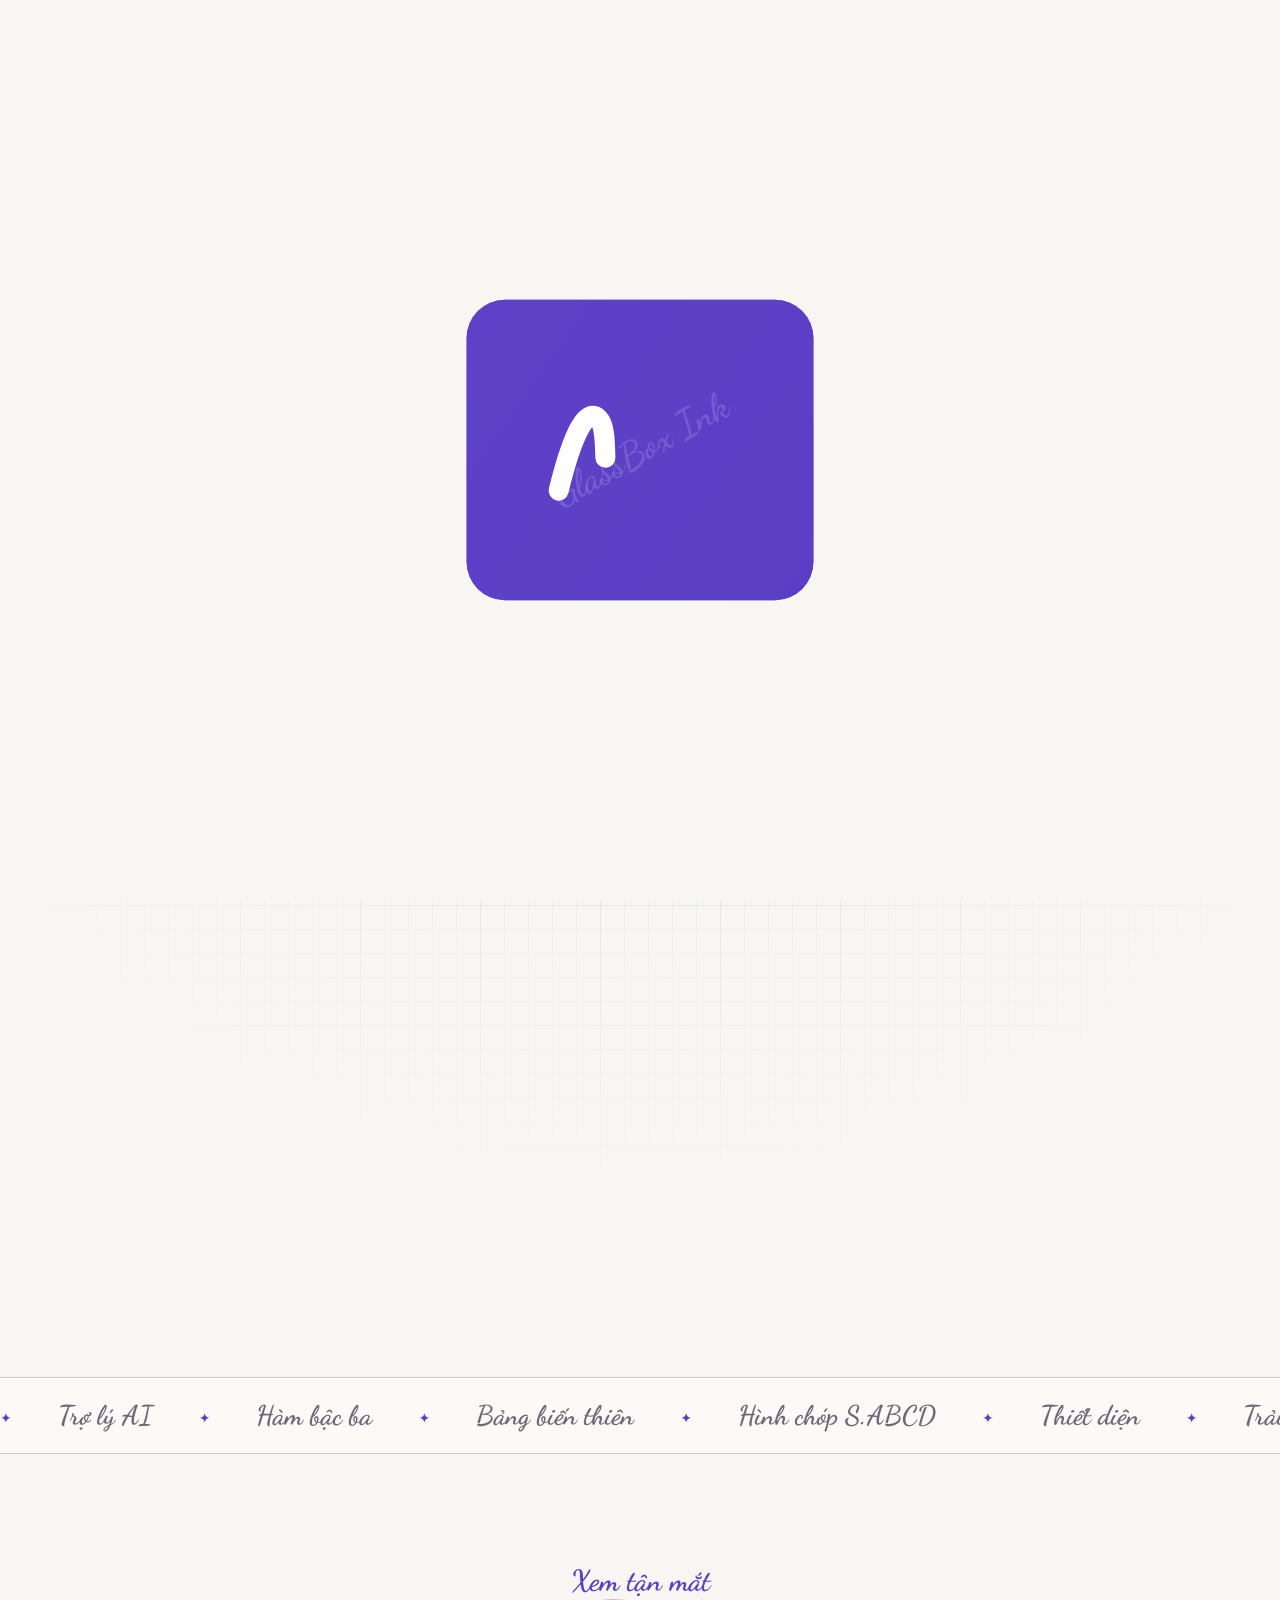
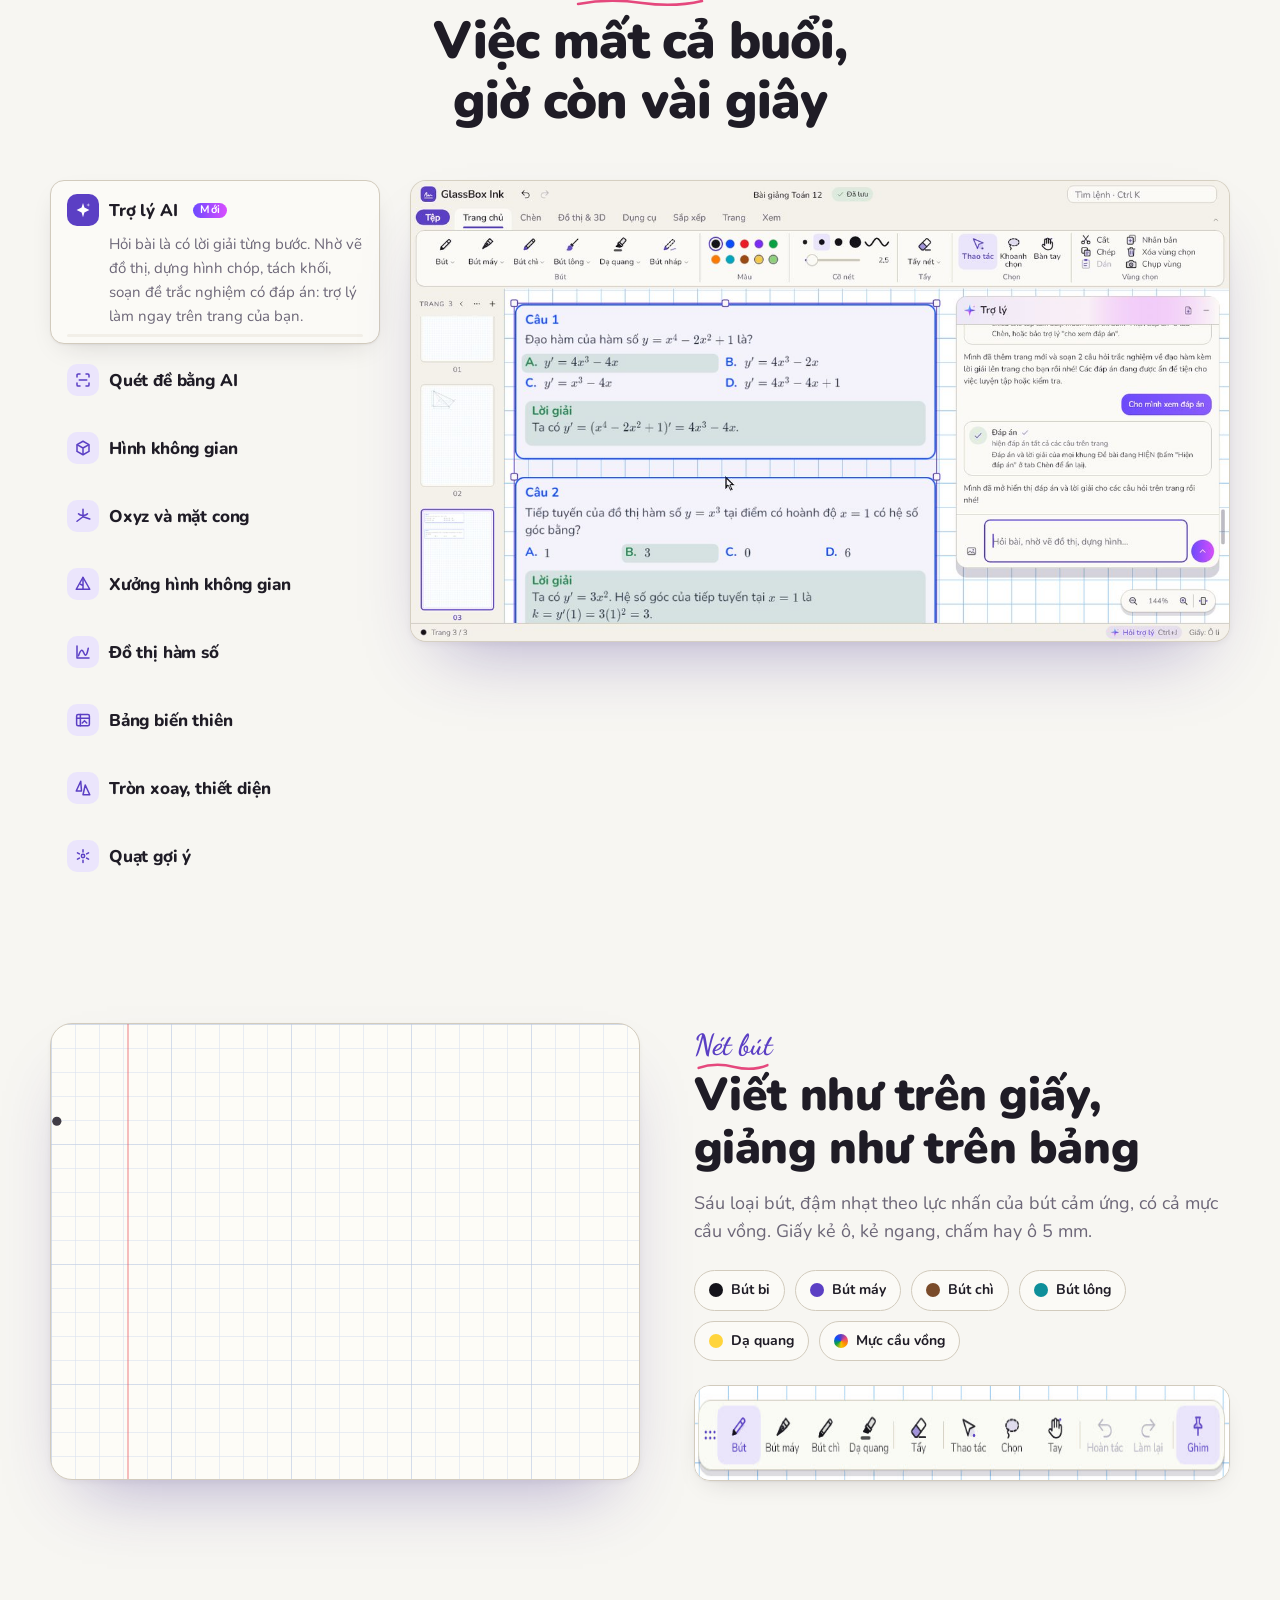
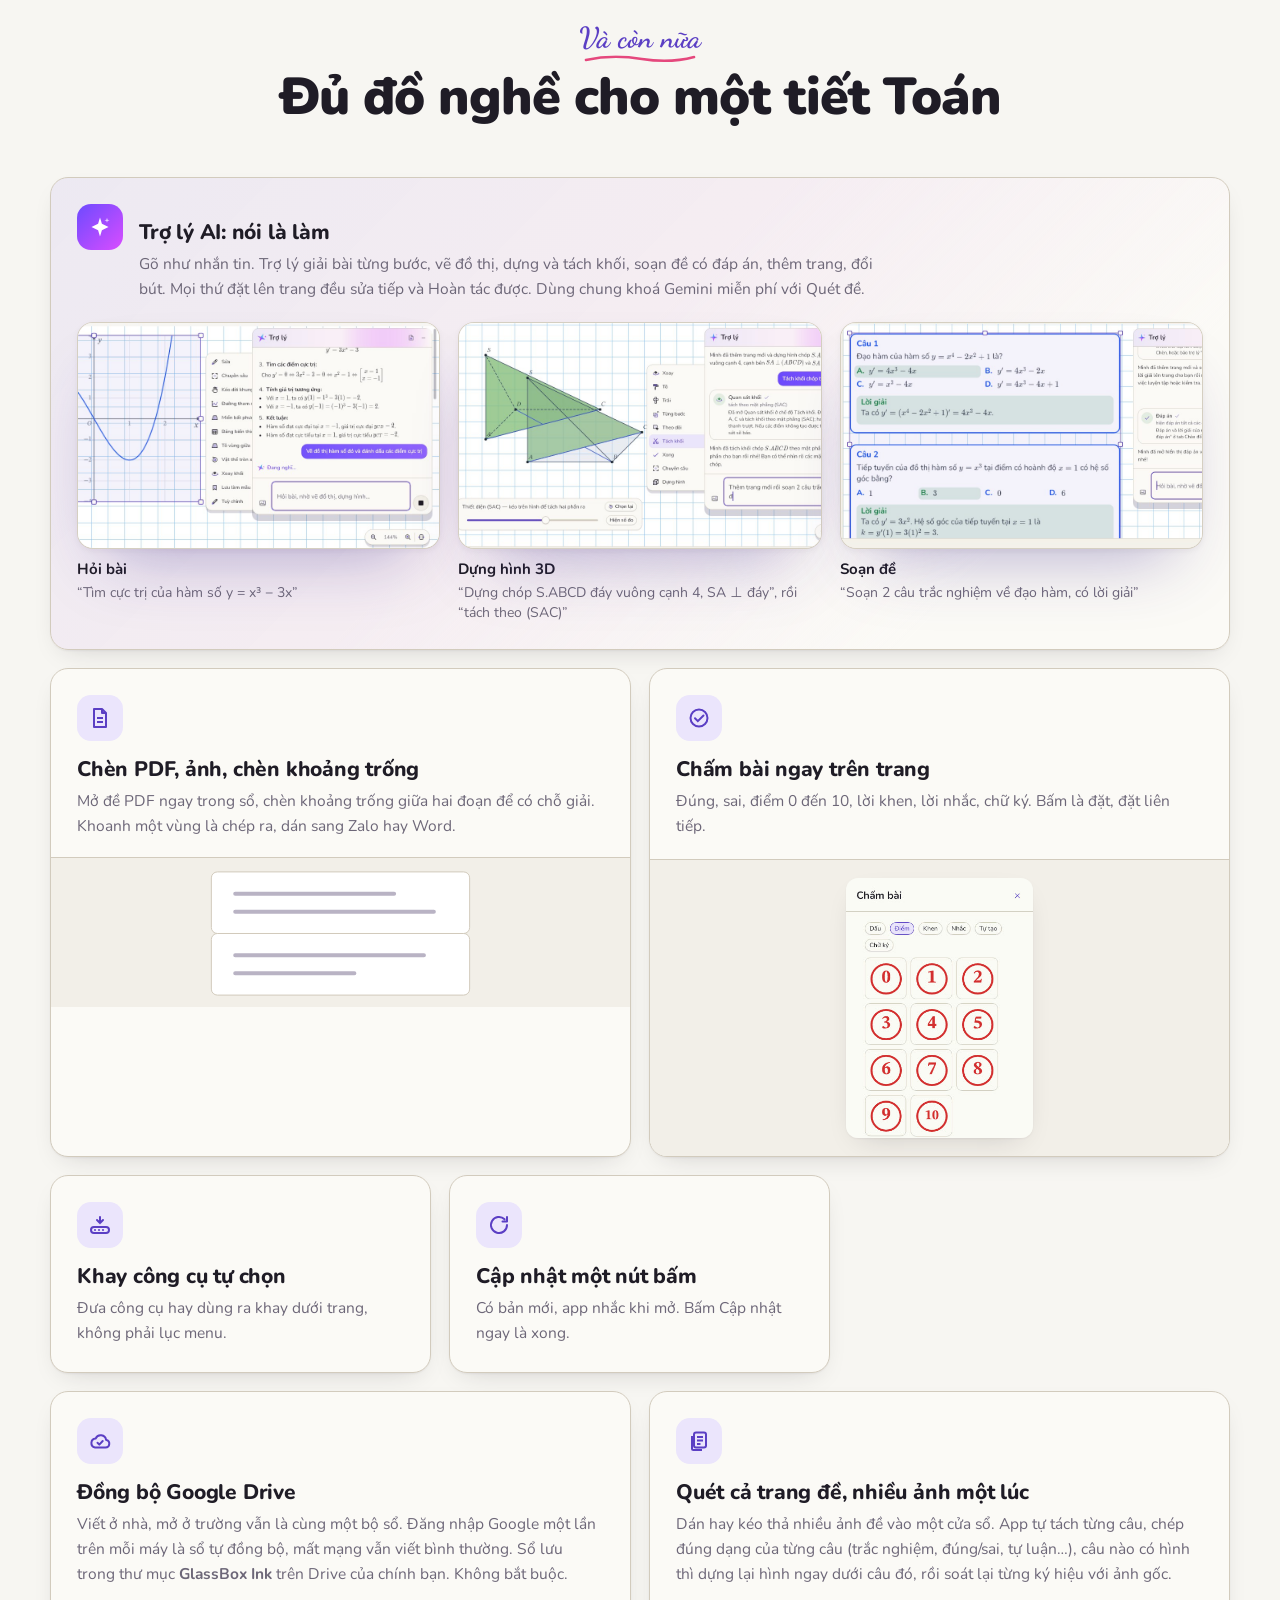
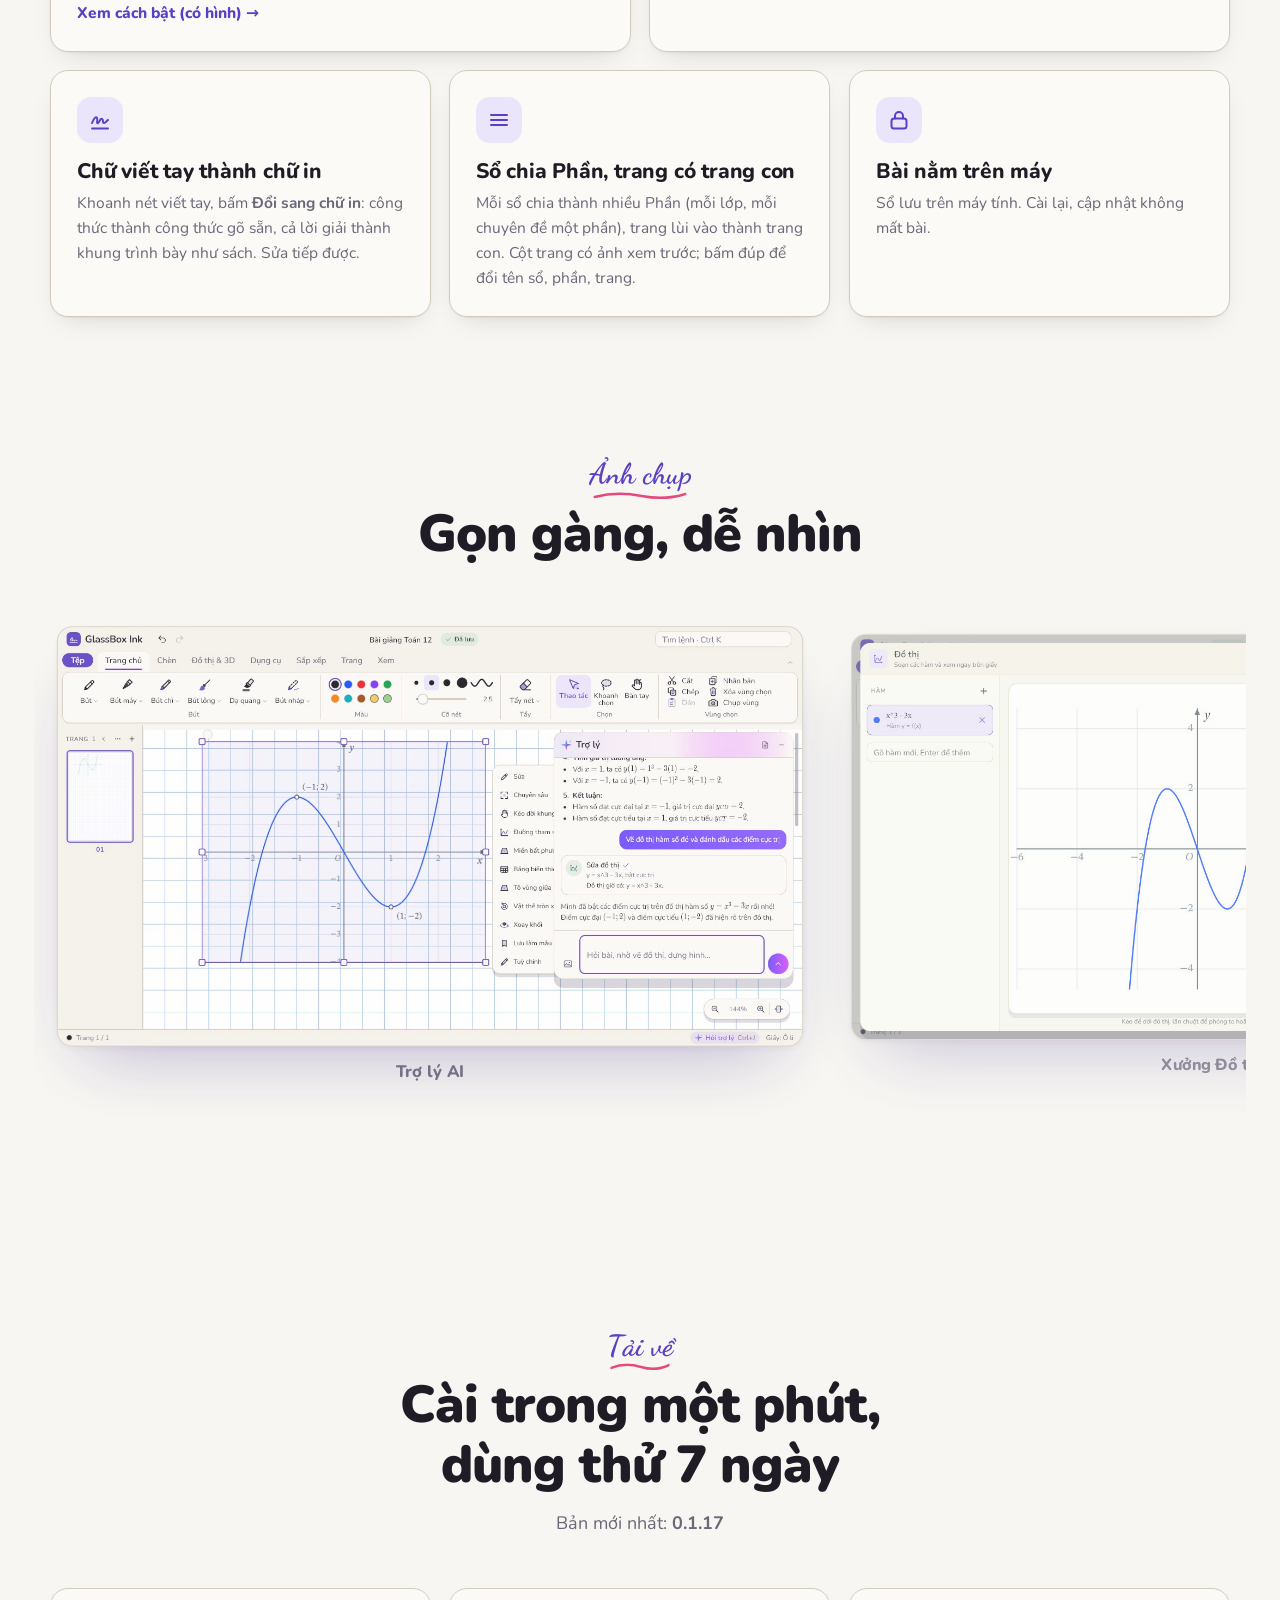
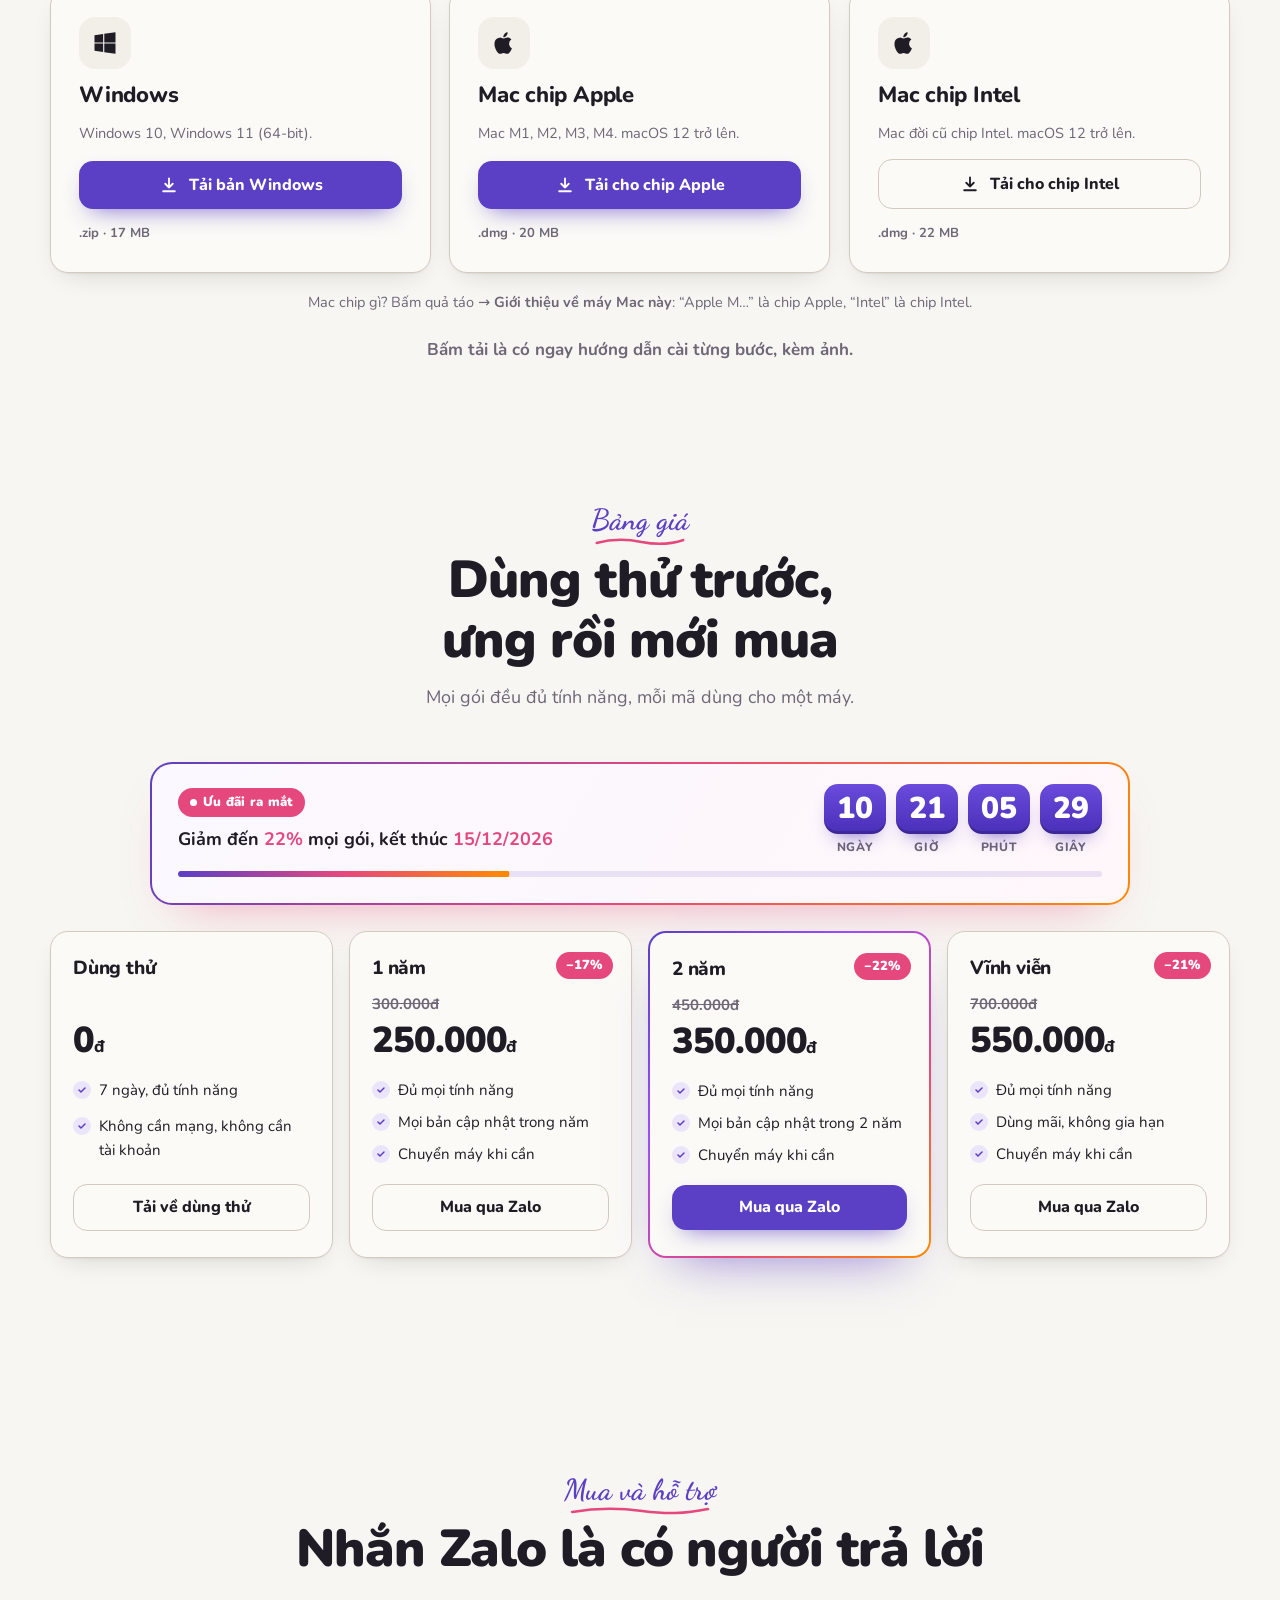
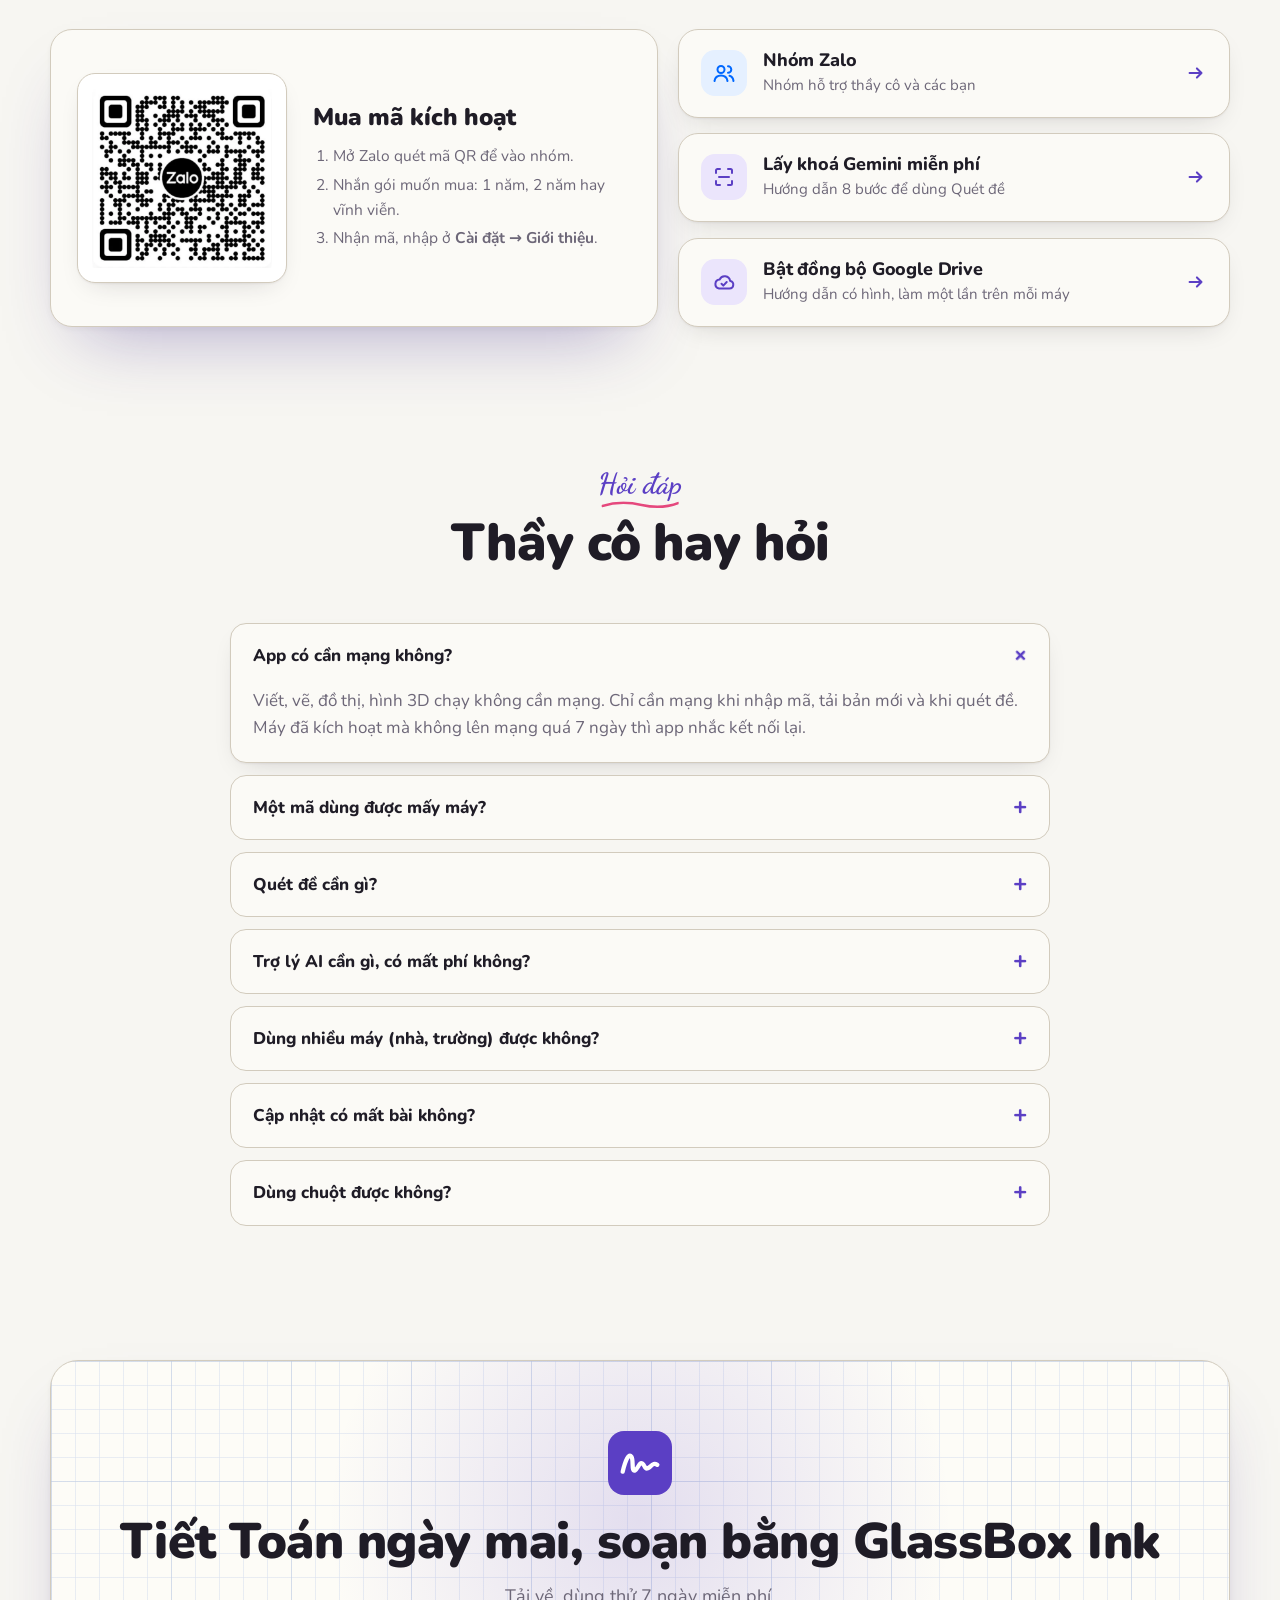
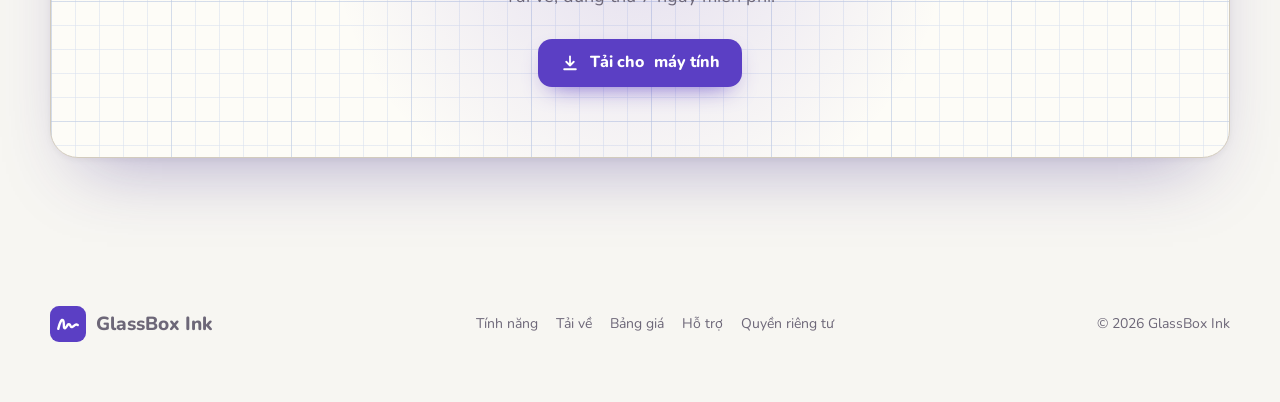
<file: index.html>
<!doctype html>
<!-- Claude: trang giới thiệu GlassBox Ink, bản 2 (15/11/2026). Video và ảnh trong media/ là khung hình thật của app. -->
<html lang="vi">
<head>
<meta charset="utf-8">
<script>
  // Claude (17/11/2026): link giới thiệu glassboxink.io.vn/?gt=XXXXXXXX (8 chữ/số, app cấp cho khách đã mua) — ghé máy chủ bản quyền để
  // ghi lượt bấm; máy chủ luôn chuyển về /#tai-ve (không còn ?gt nên không lặp).
  try {
    var gt = new URLSearchParams(location.search).get('gt');
    if (gt && /^[0-9A-Za-z]{8}$/.test(gt)) location.replace('http://57.158.84.245/gt/' + gt);
  } catch (e) {}
</script>
<meta name="viewport" content="width=device-width, initial-scale=1, viewport-fit=cover">
<title>GlassBox Ink · Phần mềm dạy Toán: viết tay, vẽ hình, đồ thị</title>
<meta name="description" content="GlassBox Ink là phần mềm sổ tay dạy và học Toán trên Windows, macOS: viết tay mượt, vẽ hình không gian, đồ thị hàm số, bảng biến thiên, Oxyz; trợ lý AI, quét đề. Dùng thử 7 ngày.">
<meta name="theme-color" content="#5B3FC4">
<meta property="og:title" content="GlassBox Ink · Phần mềm dạy Toán: viết tay, vẽ hình, đồ thị">
<meta property="og:locale" content="vi_VN">
<meta property="og:description" content="Sổ tay cho thầy cô giảng Toán và các bạn học Toán. Viết tay như trên giấy, vẽ hình chuẩn như máy. Dùng thử 7 ngày.">
<meta property="og:type" content="website">
<meta property="og:url" content="https://glassboxink.io.vn/">
<link rel="canonical" href="https://glassboxink.io.vn/">
<meta property="og:site_name" content="GlassBox Ink">
<meta property="og:image" content="https://glassboxink.io.vn/media/og.jpg">
<meta property="og:image:width" content="1200">
<meta property="og:image:height" content="630">
<meta property="og:image:alt" content="GlassBox Ink: sổ tay cho thầy cô giảng Toán và các bạn học Toán">
<meta name="twitter:card" content="summary_large_image">
<meta name="twitter:image" content="https://glassboxink.io.vn/media/og.jpg">
<link rel="icon" href="media/logo.svg" type="image/svg+xml">
<link rel="preconnect" href="https://fonts.googleapis.com">
<link rel="preconnect" href="https://fonts.gstatic.com" crossorigin>
<link href="https://fonts.googleapis.com/css2?family=Dancing+Script:wght@700&family=Nunito:wght@400;600;700;800;900&display=swap&subset=vietnamese" rel="stylesheet">
<link rel="stylesheet" href="css/site.css?v=20261119a">
<script>
  // Claude: màn mở đầu chỉ chạy lần đầu vào trong phiên, và không chạy khi máy bật giảm chuyển động.
  try {
    if (/^#(tai-|huong-dan-)/.test(location.hash) || (sessionStorage.getItem('gb-intro') && !/introAt=/.test(location.search)) || matchMedia('(prefers-reduced-motion: reduce)').matches) document.documentElement.classList.add('no-intro');
  } catch (e) {}
</script>
<script type="application/ld+json">{"@context":"https://schema.org","@graph":[{"@type":"WebSite","@id":"https://glassboxink.io.vn/#website","url":"https://glassboxink.io.vn/","name":"GlassBox Ink","alternateName":["GlassBoxInk","GlassBox Ink - sổ tay viết Toán"],"inLanguage":"vi","publisher":{"@id":"https://glassboxink.io.vn/#org"}},{"@type":"Organization","@id":"https://glassboxink.io.vn/#org","name":"GlassBox Ink","url":"https://glassboxink.io.vn/","logo":"https://glassboxink.io.vn/media/logo.svg","sameAs":["https://zalo.me/g/bov0yustx6fiwfgeb471","https://github.com/lenhokhoa23/net-phat-hanh"]},{"@type":"SoftwareApplication","@id":"https://glassboxink.io.vn/#app","name":"GlassBox Ink","url":"https://glassboxink.io.vn/","operatingSystem":"Windows 10, Windows 11, macOS","applicationCategory":"EducationalApplication","inLanguage":"vi","description":"GlassBox Ink là phần mềm sổ tay dạy và học Toán trên Windows, macOS: viết tay mượt, vẽ hình không gian, đồ thị hàm số, bảng biến thiên, Oxyz; trợ lý AI, quét đề. Dùng thử 7 ngày.","image":"https://glassboxink.io.vn/media/og.jpg","downloadUrl":"https://glassboxink.io.vn/#tai-ve","publisher":{"@id":"https://glassboxink.io.vn/#org"},"featureList":["Viết tay mượt có lực nhấn","Vẽ hình không gian, hình chóp, thiết diện","Vẽ đồ thị hàm số","Lập bảng biến thiên","Hệ toạ độ Oxyz","Trợ lý AI giải bài, dựng hình, soạn đề","Quét đề bằng AI, quét nhiều ảnh một lúc","Đổi chữ viết tay sang chữ in","Đồng bộ Google Drive","Chấm bài trên trang"]}]}</script>
</head>
<body>
<svg width="0" height="0" style="position:absolute" aria-hidden="true">
  <defs>
    <linearGradient id="rainbow" x1="0" x2="1">
      <stop offset="0" stop-color="#5B3FC4"/><stop offset=".25" stop-color="#9b4dff"/>
      <stop offset=".5" stop-color="#e5487d"/><stop offset=".75" stop-color="#ff8a00"/><stop offset="1" stop-color="#f5c400"/>
    </linearGradient>
    <symbol id="i-check" viewBox="0 0 24 24"><path d="M5 12.5l4.2 4.2L19 7" fill="none" stroke="currentColor" stroke-width="2.4" stroke-linecap="round" stroke-linejoin="round"/></symbol>
    <symbol id="i-down" viewBox="0 0 24 24"><path d="M12 4v11m0 0l-4.5-4.5M12 15l4.5-4.5M5 19.5h14" fill="none" stroke="currentColor" stroke-width="2.2" stroke-linecap="round" stroke-linejoin="round"/></symbol>
    <symbol id="i-play" viewBox="0 0 24 24"><path d="M8 5.5v13l10.5-6.5z" fill="currentColor"/></symbol>
    <symbol id="i-arrow" viewBox="0 0 24 24"><path d="M5 12h13m-5-5l5 5-5 5" fill="none" stroke="currentColor" stroke-width="2.2" stroke-linecap="round" stroke-linejoin="round"/></symbol>
    <symbol id="i-spark" viewBox="0 0 24 24"><path d="M12 2.5l1.9 6.3 6.6 3.2-6.6 3.2L12 21.5l-1.9-6.3L3.5 12l6.6-3.2z" fill="currentColor"/><path d="M19 2.8l.6 1.9 1.9.6-1.9.6-.6 1.9-.6-1.9-1.9-.6 1.9-.6z" fill="currentColor" opacity=".7"/></symbol>
    <symbol id="i-cloud" viewBox="0 0 24 24"><g fill="none" stroke="currentColor" stroke-width="2" stroke-linecap="round" stroke-linejoin="round"><path d="M7 18.5h10.5a3.8 3.8 0 0 0 .6-7.55A5.5 5.5 0 0 0 7.6 9.6 4.5 4.5 0 0 0 7 18.5z"/><path d="M9.5 13.8l1.8 1.8 3.4-3.6"/></g></symbol>
    <symbol id="i-pages" viewBox="0 0 24 24"><g fill="none" stroke="currentColor" stroke-width="2" stroke-linejoin="round"><rect x="7" y="3.5" width="12" height="15" rx="2"/><path d="M5 7v12.5a1.5 1.5 0 0 0 1.5 1.5H15"/><path d="M10 8h6M10 11.5h6M10 15h3.5"/></g></symbol>
    <symbol id="i-hand" viewBox="0 0 24 24"><g fill="none" stroke="currentColor" stroke-width="2" stroke-linecap="round" stroke-linejoin="round"><path d="M4 15c2-5 4-7 5-5s-1 6 1 5 2-5 4-4 0 4 2 4 2-2 4-3"/><path d="M4 20.5h16"/></g></symbol>
    <symbol id="i-scan" viewBox="0 0 24 24"><g fill="none" stroke="currentColor" stroke-width="2" stroke-linecap="round"><path d="M4 8V5.5A1.5 1.5 0 0 1 5.5 4H8M16 4h2.5A1.5 1.5 0 0 1 20 5.5V8M20 16v2.5a1.5 1.5 0 0 1-1.5 1.5H16M8 20H5.5A1.5 1.5 0 0 1 4 18.5V16"/><path d="M7 12h10"/></g></symbol>
    <symbol id="i-graph" viewBox="0 0 24 24"><g fill="none" stroke="currentColor" stroke-width="2" stroke-linecap="round"><path d="M4 20V4M4 20h16"/><path d="M6 17c3-9 5-9 7-4s4 5 6-6"/></g></symbol>
    <symbol id="i-table" viewBox="0 0 24 24"><g fill="none" stroke="currentColor" stroke-width="2" stroke-linecap="round"><rect x="3.5" y="4.5" width="17" height="15" rx="2"/><path d="M3.5 9.5h17M8.5 4.5v15M11 16l3-3 3 3"/></g></symbol>
    <symbol id="i-cube" viewBox="0 0 24 24"><g fill="none" stroke="currentColor" stroke-width="2" stroke-linejoin="round"><path d="M12 3l8 4.5v9L12 21l-8-4.5v-9z"/><path d="M4 7.5l8 4.5 8-4.5M12 12v9"/></g></symbol>
    <symbol id="i-axes" viewBox="0 0 24 24"><g fill="none" stroke="currentColor" stroke-width="2" stroke-linecap="round"><path d="M12 13V3M12 13l-8 6M12 13l9 3"/><path d="M6 9c2 3 10 3 12 0"/></g></symbol>
    <symbol id="i-ruler" viewBox="0 0 24 24"><g fill="none" stroke="currentColor" stroke-width="2" stroke-linejoin="round"><path d="M12 3L3 19h18z"/><path d="M12 3v16M8 12l4 2"/></g></symbol>
    <symbol id="i-fan" viewBox="0 0 24 24"><g fill="none" stroke="currentColor" stroke-width="2" stroke-linecap="round"><circle cx="12" cy="12" r="2.2"/><path d="M12 3.5v3M19.4 7.7l-2.6 1.5M19.4 16.3l-2.6-1.5M12 20.5v-3M4.6 16.3l2.6-1.5M4.6 7.7l2.6 1.5"/></g></symbol>
    <symbol id="i-split" viewBox="0 0 24 24"><g fill="none" stroke="currentColor" stroke-width="2" stroke-linejoin="round"><path d="M9 3l-6 13h7zM15 8l6 13h-9z"/></g></symbol>
    <symbol id="i-pen" viewBox="0 0 24 24"><g fill="none" stroke="currentColor" stroke-width="2" stroke-linecap="round" stroke-linejoin="round"><path d="M15.5 4.5l4 4L9 19l-5 1 1-5z"/><path d="M13.5 6.5l4 4"/></g></symbol>
    <symbol id="i-pdf" viewBox="0 0 24 24"><g fill="none" stroke="currentColor" stroke-width="2" stroke-linejoin="round"><path d="M6 3h8l4 4v14H6z"/><path d="M14 3v4h4M9 12h6M9 16h6"/></g></symbol>
    <symbol id="i-grade" viewBox="0 0 24 24"><g fill="none" stroke="currentColor" stroke-width="2" stroke-linecap="round"><circle cx="12" cy="12" r="8.5"/><path d="M8 12.3l2.8 2.8L16.5 9.5"/></g></symbol>
    <symbol id="i-tray" viewBox="0 0 24 24"><g fill="none" stroke="currentColor" stroke-width="2" stroke-linecap="round"><rect x="3" y="14" width="18" height="6" rx="3"/><path d="M7 17h.01M11 17h.01M15 17h.01M12 4v6m-3-3l3 3 3-3"/></g></symbol>
    <symbol id="i-update" viewBox="0 0 24 24"><g fill="none" stroke="currentColor" stroke-width="2" stroke-linecap="round" stroke-linejoin="round"><path d="M20 12a8 8 0 1 1-2.4-5.7M20 4v4.5h-4.5"/></g></symbol>
    <symbol id="i-lock" viewBox="0 0 24 24"><g fill="none" stroke="currentColor" stroke-width="2" stroke-linecap="round"><rect x="4.5" y="10.5" width="15" height="10" rx="2.5"/><path d="M8 10.5V8a4 4 0 0 1 8 0v2.5"/></g></symbol>
    <symbol id="i-menu" viewBox="0 0 24 24"><path d="M4 7h16M4 12h16M4 17h16" stroke="currentColor" stroke-width="2" stroke-linecap="round"/></symbol>
    <symbol id="i-win" viewBox="0 0 24 24"><path d="M3 5.3l7.4-1v7.2H3zM11.4 4.1L21 2.8v8.7h-9.6zM3 12.5h7.4v7.2l-7.4-1zM11.4 12.5H21v8.7l-9.6-1.3z" fill="currentColor"/></symbol>
    <symbol id="i-mac" viewBox="0 0 24 24"><path d="M16.4 12.6c0-2.3 1.9-3.4 2-3.5-1.1-1.6-2.8-1.8-3.4-1.8-1.4-.1-2.8.9-3.5.9-.7 0-1.9-.9-3.1-.8-1.6 0-3 .9-3.8 2.3-1.6 2.8-.4 7 1.2 9.3.8 1.1 1.7 2.4 2.9 2.3 1.2 0 1.6-.7 3-.7s1.8.7 3 .7c1.3 0 2.1-1.1 2.8-2.3.9-1.3 1.3-2.6 1.3-2.6s-2.4-1-2.4-3.8zM14.1 5.8c.6-.8 1.1-1.9 1-3-.9 0-2.1.6-2.7 1.4-.6.7-1.1 1.8-1 2.9 1 .1 2.1-.5 2.7-1.3z" fill="currentColor"/></symbol>
    <symbol id="i-users" viewBox="0 0 24 24"><g fill="none" stroke="currentColor" stroke-width="2" stroke-linecap="round"><circle cx="9" cy="8.5" r="3.5"/><path d="M2.5 20c.6-3.6 3.3-5.5 6.5-5.5s5.9 1.9 6.5 5.5M16 5.2a3.3 3.3 0 0 1 0 6.6M17.5 14.7c2.2.6 3.6 2.4 4 5.3"/></g></symbol>
    <symbol id="i-mail" viewBox="0 0 24 24"><g fill="none" stroke="currentColor" stroke-width="2" stroke-linejoin="round"><rect x="3" y="5" width="18" height="14" rx="2"/><path d="M3.5 6l8.5 7 8.5-7"/></g></symbol>
  </defs>
</svg>

<!-- Màn mở đầu -->
<div class="intro" id="intro" aria-hidden="true"><canvas id="introCanvas"></canvas></div>

<div class="progress" id="progress" aria-hidden="true"></div>
<header class="nav" id="top">
  <div class="wrap">
    <a class="brand" href="#top" aria-label="GlassBox Ink">
      <svg class="logo" viewBox="0 0 48 48" aria-hidden="true"><rect width="48" height="48" rx="12"/><path d="M11 30.5c2.2-9 4.6-14 6.6-11.2 1.7 2.4-.2 11.6 2.6 10.3 2.4-1.1 3.2-6.7 5.6-5.2 2 1.3 1.6 4.6 4 3.6 1.7-.7 2.7-2.6 4.6-3.2 1-.3 1.8.1 2.6.6"/></svg>
      GlassBox Ink
    </a>
    <nav class="nav-links" id="navLinks" aria-label="Mục chính">
      <a href="#xem-app">Tính năng</a>
      <a href="#tai-ve">Tải về</a>
      <a href="#bang-gia">Bảng giá</a>
      <a href="#hoi-dap">Hỏi đáp</a>
      <a href="#ho-tro">Hỗ trợ</a>
    </nav>
    <a class="btn btn-sm" href="#tai-ve">Tải miễn phí</a>
    <button class="icon-btn" id="menuBtn" type="button" aria-label="Mở menu" aria-expanded="false" aria-controls="navLinks"><svg><use href="#i-menu"/></svg></button>
  </div>
</header>

<main>
<section class="hero" id="hero">
  <div class="grid-bg" aria-hidden="true"></div>
  <div class="glow-bg" aria-hidden="true"></div>
  <div class="wrap">
    <div class="hero-text">
      <span class="chip rv-h"><b>Mới <span data-ver>0.1.17</span></b>Sổ tay cho thầy cô giảng Toán và các bạn học Toán</span>
      <h1 data-split>Viết tay như trên giấy.
        <span class="line2"><span class="grad-text">Vẽ hình</span> <span class="hand-word">chuẩn như máy.<svg viewBox="0 0 300 30" preserveAspectRatio="none" aria-hidden="true"><path d="M4 20c40-12 80-14 120-8s90 8 172-6"/></svg></span></span>
      </h1>
      <p class="lead rv-h" style="--d:.35s"><b>GlassBox Ink</b> là phần mềm sổ tay dạy Toán trên Windows và macOS. Nét bút mượt có lực nhấn. Đồ thị, bảng biến thiên, hình không gian, Oxyz dựng trong vài giây. <b>Trợ lý AI</b> giải bài, dựng hình, soạn đề theo lời bạn; chụp đề vào là AI dựng lại cả chữ lẫn hình.</p>
      <div class="cta rv-h" style="--d:.45s">
        <a class="btn" href="#tai-ve" data-dl-primary><svg><use href="#i-down"/></svg><span>Tải cho <span data-os-name>Windows</span><small>Dùng thử 7 ngày, miễn phí</small></span></a>
        <a class="btn ghost" href="#xem-app"><svg><use href="#i-play"/></svg>Xem app chạy</a>
      </div>
      <div class="trust rv-h" style="--d:.55s">
        <span><svg><use href="#i-check"/></svg>Dùng thử không cần mạng</span>
        <span><svg><use href="#i-check"/></svg>Bài nằm trên máy</span>
        <span><svg><use href="#i-check"/></svg>Cập nhật một nút bấm</span>
      </div>
    </div>
    <div class="hero-stage rv-h" style="--d:.6s" data-now="ai">
      <div class="float-chip fc1" data-set="ai"><i><svg><use href="#i-spark"/></svg></i>Trợ lý AI</div>
      <div class="float-chip fc2" data-set="ai"><i><svg><use href="#i-cube"/></svg></i>Dựng hình 3D bằng lời</div>
      <div class="float-chip fc3" data-set="ai"><i><svg><use href="#i-grade"/></svg></i>Soạn đề có đáp án</div>
      <div class="float-chip fc1" data-set="hero"><i><svg><use href="#i-pen"/></svg></i>Mực cầu vồng</div>
      <div class="float-chip fc2" data-set="hero"><i><svg><use href="#i-split"/></svg></i>Tách khối theo thiết diện</div>
      <div class="float-chip fc3" data-set="hero"><i><svg><use href="#i-cube"/></svg></i>Vật thể tròn xoay</div>
      <div class="window" id="heroWin">
        <video src="media/video/tro-ly.mp4" poster="media/video/tro-ly.jpg" data-list="tro-ly,hero" muted playsinline preload="none" data-auto aria-label="GlassBox Ink: Trợ lý AI giải bài, vẽ đồ thị, dựng hình chóp, soạn đề; rồi chữ mực cầu vồng, vật thể tròn xoay, tách hình chóp theo thiết diện"></video>
      </div>
    </div>
  </div>
  <div class="marquee" aria-hidden="true">
    <div class="marquee-track">
      <span>Trợ lý AI</span><span>Hàm bậc ba</span><span>Bảng biến thiên</span><span>Hình chóp S.ABCD</span><span>Thiết diện</span><span>Trải hình</span><span>Mặt cong Oxyz</span><span>Vật thể tròn xoay</span><span>Khoảng cách</span><span>Chấm điểm</span><span>Chèn PDF</span><span>Quét đề</span>
      <span>Trợ lý AI</span><span>Hàm bậc ba</span><span>Bảng biến thiên</span><span>Hình chóp S.ABCD</span><span>Thiết diện</span><span>Trải hình</span><span>Mặt cong Oxyz</span><span>Vật thể tròn xoay</span><span>Khoảng cách</span><span>Chấm điểm</span><span>Chèn PDF</span><span>Quét đề</span>
    </div>
  </div>
</section>

<section class="sec" id="xem-app">
  <div class="wrap">
    <div class="sec-head rv">
      <div class="kicker">Xem tận mắt</div>
      <h2 data-split>Việc mất cả buổi, giờ còn vài giây</h2>
    </div>
    <div class="show">
      <div class="tabs" role="tablist" aria-label="Tính năng">
        <button class="tab" role="tab" aria-selected="true" data-video="tro-ly">
          <h3><i><svg><use href="#i-spark"/></svg></i>Trợ lý AI <span class="new-tag">Mới</span></h3>
          <p>Hỏi bài là có lời giải từng bước. Nhờ vẽ đồ thị, dựng hình chóp, tách khối, soạn đề trắc nghiệm có đáp án: trợ lý làm ngay trên trang của bạn.</p><span class="bar"><b></b></span>
        </button>
        <button class="tab" role="tab" aria-selected="false" data-video="quet-de">
          <h3><i><svg><use href="#i-scan"/></svg></i>Quét đề bằng AI</h3>
          <p>Dán ảnh đề, khoanh vùng. App đọc đề, gõ lại câu có công thức và dựng hình để sửa tiếp.</p><span class="bar"><b></b></span>
        </button>
        <button class="tab" role="tab" aria-selected="false" data-video="khoi-3d">
          <h3><i><svg><use href="#i-cube"/></svg></i>Hình không gian</h3>
          <p>Xoay, tô màu mặt, dựng từng bước, trải hình, tách khối theo thiết diện.</p><span class="bar"><b></b></span>
        </button>
        <button class="tab" role="tab" aria-selected="false" data-video="oxyz">
          <h3><i><svg><use href="#i-axes"/></svg></i>Oxyz và mặt cong</h3>
          <p>Mỗi dòng một lệnh: gõ z = x² + y² là mặt cong hiện ra, kéo để xoay.</p><span class="bar"><b></b></span>
        </button>
        <button class="tab" role="tab" aria-selected="false" data-video="khoang-cach">
          <h3><i><svg><use href="#i-ruler"/></svg></i>Xưởng hình không gian</h3>
          <p>Đủ công cụ dựng hình: đoạn vuông góc chung, khoảng cách, góc.</p><span class="bar"><b></b></span>
        </button>
        <button class="tab" role="tab" aria-selected="false" data-video="do-thi">
          <h3><i><svg><use href="#i-graph"/></svg></i>Đồ thị hàm số</h3>
          <p>Gõ hàm là có đồ thị. Một nút bấm để hiện cực trị, nghiệm, điểm uốn.</p><span class="bar"><b></b></span>
        </button>
        <button class="tab" role="tab" aria-selected="false" data-video="bang-bien-thien">
          <h3><i><svg><use href="#i-table"/></svg></i>Bảng biến thiên</h3>
          <p>Từ biểu thức ra bảng đủ dấu, mũi tên, giá trị. Sửa tay từng ô được.</p><span class="bar"><b></b></span>
        </button>
        <button class="tab" role="tab" aria-selected="false" data-video="hero">
          <h3><i><svg><use href="#i-split"/></svg></i>Tròn xoay, thiết diện</h3>
          <p>Quay parabol thành vật thể tròn xoay; cắt chóp theo thiết diện rồi kéo các khối rời nhau.</p><span class="bar"><b></b></span>
        </button>
        <button class="tab" role="tab" aria-selected="false" data-video="quat">
          <h3><i><svg><use href="#i-fan"/></svg></i>Quạt gợi ý</h3>
          <p>Chọn hình, bấm chuột phải hoặc giữ ngón: việc làm tiếp xòe ra quanh hình.</p><span class="bar"><b></b></span>
        </button>
      </div>
      <div class="show-stage">
        <div class="window"><video id="showVideo" muted playsinline preload="none" poster="media/video/tro-ly.jpg" aria-label="Video tính năng đang chọn"></video></div>
        <p class="tab-desc" id="tabDesc"></p>
      </div>
    </div>
  </div>
</section>

<section class="sec tight">
  <div class="wrap write">
    <div class="write-paper paper rv" id="hwPaper">
      <span class="margin"></span>
      <svg class="hw" id="hw" viewBox="0 0 640 496" role="img" aria-label="Chữ viết tay: Xin chào thầy cô, GlassBox Ink, y bằng x mũ ba trừ ba x">
        <defs>
          <clipPath id="c1"><rect x="0" y="0" width="0" height="496"/></clipPath>
          <clipPath id="c2"><rect x="0" y="0" width="0" height="496"/></clipPath>
          <clipPath id="c3"><rect x="0" y="0" width="0" height="496"/></clipPath>
          <clipPath id="c4"><rect x="0" y="0" width="0" height="496"/></clipPath>
        </defs>
        <rect id="hl" x="112" y="318" width="0" height="40" rx="12" fill="#FFD43B" opacity=".42"/>
        <g clip-path="url(#c1)"><text id="t1" x="108" y="122" font-size="58" fill="#5B3FC4">Xin chào thầy cô,</text></g>
        <g clip-path="url(#c2)"><text id="t2" x="108" y="232" font-size="84" fill="url(#rainbow)">GlassBox Ink</text></g>
        <g clip-path="url(#c3)"><text id="t3" x="112" y="352" font-size="60" fill="#0A4DFF">y = x³ − 3x</text></g>
        <g clip-path="url(#c4)"><path id="t4" d="M112 400c60-14 120-16 180-8s120 10 200-10" fill="none" stroke="#EB1C26" stroke-width="4.5" stroke-linecap="round"/></g>
        <circle id="nib" r="5" fill="#1F1C26" opacity="0"/>
      </svg>
    </div>
    <div class="rv" style="--d:.1s">
      <div class="kicker">Nét bút</div>
      <h2 data-split>Viết như trên giấy, giảng như trên bảng</h2>
      <p class="big">Sáu loại bút, đậm nhạt theo lực nhấn của bút cảm ứng, có cả mực cầu vồng. Giấy kẻ ô, kẻ ngang, chấm hay ô 5 mm.</p>
      <div class="pens">
        <span class="pen-chip"><span class="sw" style="background:#14131A"></span>Bút bi</span>
        <span class="pen-chip"><span class="sw" style="background:#5B3FC4"></span>Bút máy</span>
        <span class="pen-chip"><span class="sw" style="background:#7A4B2A"></span>Bút chì</span>
        <span class="pen-chip"><span class="sw" style="background:#0E8F9A"></span>Bút lông</span>
        <span class="pen-chip"><span class="sw" style="background:#FFD43B"></span>Dạ quang</span>
        <span class="pen-chip"><span class="sw" style="background:conic-gradient(#5B3FC4,#e5487d,#ff8a00,#f5c400,#08A045,#0A4DFF,#5B3FC4)"></span>Mực cầu vồng</span>
      </div>
      <img class="tray-img" src="media/anh/khay.jpg" alt="Khay bút của GlassBox Ink" loading="lazy" width="740" height="96">
    </div>
  </div>
</section>

<section class="sec tight" id="tinh-nang">
  <div class="wrap">
    <div class="sec-head rv">
      <div class="kicker">Và còn nữa</div>
      <h2 data-split>Đủ đồ nghề cho một tiết Toán</h2>
    </div>
    <div class="bento">
      <article class="card full ai-card rv glow">
        <div class="ai-head">
          <div class="ic"><svg><use href="#i-spark"/></svg></div>
          <div>
            <h3>Trợ lý AI: nói là làm</h3>
            <p>Gõ như nhắn tin. Trợ lý giải bài từng bước, vẽ đồ thị, dựng và tách khối, soạn đề có đáp án, thêm trang, đổi bút. Mọi thứ đặt lên trang đều sửa tiếp và Hoàn tác được. Dùng chung khoá Gemini miễn phí với Quét đề.</p>
          </div>
        </div>
        <div class="ai-shots">
          <figure><div class="window"><img src="media/anh/ai-hoi-bai.jpg" alt="Trợ lý AI giải tìm cực trị của y = x³ − 3x từng bước" loading="lazy"></div><figcaption><b>Hỏi bài</b>“Tìm cực trị của hàm số y = x³ − 3x”</figcaption></figure>
          <figure><div class="window"><img src="media/anh/ai-dung-hinh.jpg" alt="Trợ lý AI dựng hình chóp S.ABCD và tách theo mặt phẳng (SAC)" loading="lazy"></div><figcaption><b>Dựng hình 3D</b>“Dựng chóp S.ABCD đáy vuông cạnh 4, SA ⊥ đáy”, rồi “tách theo (SAC)”</figcaption></figure>
          <figure><div class="window"><img src="media/anh/ai-soan-de.jpg" alt="Trợ lý AI soạn hai câu trắc nghiệm về đạo hàm có đáp án" loading="lazy"></div><figcaption><b>Soạn đề</b>“Soạn 2 câu trắc nghiệm về đạo hàm, có lời giải”</figcaption></figure>
        </div>
      </article>
      <article class="card wide rv tilt glow">
        <div class="ic"><svg><use href="#i-pdf"/></svg></div>
        <h3>Chèn PDF, ảnh, chèn khoảng trống</h3>
        <p>Mở đề PDF ngay trong sổ, chèn khoảng trống giữa hai đoạn để có chỗ giải. Khoanh một vùng là chép ra, dán sang Zalo hay Word.</p>
        <div class="mini" aria-hidden="true">
          <svg viewBox="0 0 560 150" preserveAspectRatio="xMidYMid meet" id="pdfAnim">
            <g><rect class="pdf-page" x="150" y="14" width="260" height="62" rx="6"/><path class="pdf-line" d="M174 36h160M174 54h200"/></g>
            <rect id="pdfGap" x="150" y="76" width="260" height="0" fill="#FDFCF7"/>
            <g id="pdfBot"><rect class="pdf-page" x="150" y="76" width="260" height="62" rx="6"/><path class="pdf-line" d="M174 98h190M174 116h120"/></g>
          </svg>
        </div>
      </article>
      <article class="card wide rv tilt glow" style="--d:.08s">
        <div class="ic"><svg><use href="#i-grade"/></svg></div>
        <h3>Chấm bài ngay trên trang</h3>
        <p>Đúng, sai, điểm 0 đến 10, lời khen, lời nhắc, chữ ký. Bấm là đặt, đặt liên tiếp.</p>
        <div class="media"><img src="media/anh/cham-diem.jpg" alt="Bảng Chấm bài, tab Điểm" loading="lazy" width="359" height="500"></div>
      </article>
      <article class="card rv tilt glow">
        <div class="ic"><svg><use href="#i-tray"/></svg></div>
        <h3>Khay công cụ tự chọn</h3>
        <p>Đưa công cụ hay dùng ra khay dưới trang, không phải lục menu.</p>
      </article>
      <article class="card rv tilt glow" style="--d:.06s">
        <div class="ic"><svg><use href="#i-update"/></svg></div>
        <h3>Cập nhật một nút bấm</h3>
        <p>Có bản mới, app nhắc khi mở. Bấm Cập nhật ngay là xong.</p>
      </article>
      <article class="card wide rv tilt glow">
        <div class="ic"><svg><use href="#i-cloud"/></svg></div>
        <h3>Đồng bộ Google Drive</h3>
        <p>Viết ở nhà, mở ở trường vẫn là cùng một bộ sổ. Đăng nhập Google một lần trên mỗi máy là sổ tự đồng bộ, mất mạng vẫn viết bình thường. Sổ lưu trong thư mục <b>GlassBox Ink</b> trên Drive của chính bạn. Không bắt buộc.</p>
        <p><a class="ans-link" href="#huong-dan-dong-bo">Xem cách bật (có hình) →</a></p>
      </article>
      <article class="card wide rv tilt glow" style="--d:.08s">
        <div class="ic"><svg><use href="#i-pages"/></svg></div>
        <h3>Quét cả trang đề, nhiều ảnh một lúc</h3>
        <p>Dán hay kéo thả nhiều ảnh đề vào một cửa sổ. App tự tách từng câu, chép đúng dạng của từng câu (trắc nghiệm, đúng/sai, tự luận…), câu nào có hình thì dựng lại hình ngay dưới câu đó, rồi soát lại từng ký hiệu với ảnh gốc.</p>
      </article>
      <article class="card rv tilt glow">
        <div class="ic"><svg><use href="#i-hand"/></svg></div>
        <h3>Chữ viết tay thành chữ in</h3>
        <p>Khoanh nét viết tay, bấm <b>Đổi sang chữ in</b>: công thức thành công thức gõ sẵn, cả lời giải thành khung trình bày như sách. Sửa tiếp được.</p>
      </article>
      <article class="card rv tilt glow">
        <div class="ic"><svg><use href="#i-menu"/></svg></div>
        <h3>Sổ chia Phần, trang có trang con</h3>
        <p>Mỗi sổ chia thành nhiều Phần (mỗi lớp, mỗi chuyên đề một phần), trang lùi vào thành trang con. Cột trang có ảnh xem trước; bấm đúp để đổi tên sổ, phần, trang.</p>
      </article>
      <article class="card rv tilt glow" style="--d:.06s">
        <div class="ic"><svg><use href="#i-lock"/></svg></div>
        <h3>Bài nằm trên máy</h3>
        <p>Sổ lưu trên máy tính. Cài lại, cập nhật không mất bài.</p>
      </article>
    </div>
  </div>
</section>

<section class="sec tight">
  <div class="wrap">
    <div class="sec-head rv">
      <div class="kicker">Ảnh chụp</div>
      <h2 data-split>Gọn gàng, dễ nhìn</h2>
    </div>
    <div class="gallery" id="gallery">
      <figure class="shot"><div class="window"><img src="media/anh/ai-toan-canh.jpg" alt="Trợ lý AI của GlassBox Ink vẽ đồ thị hàm số và đánh dấu cực trị" loading="lazy" width="1366" height="768"></div><figcaption>Trợ lý AI</figcaption></figure>
      <figure class="shot"><div class="window"><img src="media/anh/05_do_thi_light.jpg" alt="Vẽ đồ thị hàm số trong GlassBox Ink" loading="lazy" width="1366" height="768"></div><figcaption>Xưởng Đồ thị</figcaption></figure>
      <figure class="shot"><div class="window"><img src="media/anh/06_bang_bien_thien_light.jpg" alt="Lập bảng biến thiên trong GlassBox Ink" loading="lazy" width="1366" height="768"></div><figcaption>Bảng biến thiên</figcaption></figure>
      <figure class="shot"><div class="window"><img src="media/anh/04_dung_hinh_chop_light.jpg" alt="Vẽ hình chóp, hình không gian trong GlassBox Ink" loading="lazy" width="1366" height="768"></div><figcaption>Dựng hình không gian</figcaption></figure>
      <figure class="shot"><div class="window"><img src="media/anh/02_quan_sat_light.jpg" alt="Xoay, quan sát và tô mặt khối không gian" loading="lazy" width="1366" height="768"></div><figcaption>Quan sát, tô mặt khối</figcaption></figure>
      <figure class="shot"><div class="window"><img src="media/anh/08_cong_thuc_light.jpg" alt="Soạn công thức Toán trong GlassBox Ink" loading="lazy" width="1366" height="768"></div><figcaption>Công thức Toán</figcaption></figure>
    </div>
  </div>
</section>

<section class="sec" id="tai-ve">
  <div class="wrap">
    <div class="sec-head rv">
      <div class="kicker">Tải về</div>
      <h2 data-split>Cài trong một phút, dùng thử 7 ngày</h2>
      <p>Bản mới nhất: <b data-ver>0.1.17</b></p>
    </div>
    <div class="dl">
      <article class="dl-card rv tilt glow" data-os="win">
        <div class="os"><svg><use href="#i-win"/></svg></div>
        <h3>Windows</h3>
        <p class="req">Windows 10, Windows 11 (64-bit).</p>
        <a class="btn" data-asset="win-x64" href="https://github.com/lenhokhoa23/net-phat-hanh/releases/download/v0.1.17/GlassBox-Ink-0.1.17-win-x64.zip"><svg><use href="#i-down"/></svg>Tải bản Windows</a>
        <span class="meta" data-size="win-x64">.zip · 17 MB</span>
      </article>
      <article class="dl-card rv tilt glow" style="--d:.06s" data-os="mac-arm">
        <div class="os"><svg><use href="#i-mac"/></svg></div>
        <h3>Mac chip Apple</h3>
        <p class="req">Mac M1, M2, M3, M4. macOS 12 trở lên.</p>
        <a class="btn" data-asset="mac-arm64" href="https://github.com/lenhokhoa23/net-phat-hanh/releases/download/v0.1.17/GlassBox-Ink-0.1.17-mac-arm64.dmg"><svg><use href="#i-down"/></svg>Tải cho chip Apple</a>
        <span class="meta" data-size="mac-arm64">.dmg · 20 MB</span>
      </article>
      <article class="dl-card rv tilt glow" style="--d:.12s" data-os="mac-intel">
        <div class="os"><svg><use href="#i-mac"/></svg></div>
        <h3>Mac chip Intel</h3>
        <p class="req">Mac đời cũ chip Intel. macOS 12 trở lên.</p>
        <a class="btn ghost" data-asset="mac-x64" href="https://github.com/lenhokhoa23/net-phat-hanh/releases/download/v0.1.17/GlassBox-Ink-0.1.17-mac-x64.dmg"><svg><use href="#i-down"/></svg>Tải cho chip Intel</a>
        <span class="meta" data-size="mac-x64">.dmg · 22 MB</span>
      </article>
    </div>
    <p class="note-mac">Mac chip gì? Bấm quả táo → <b>Giới thiệu về máy Mac này</b>: “Apple M…” là chip Apple, “Intel” là chip Intel.</p>
    <p class="dl-hint rv">Bấm tải là có ngay hướng dẫn cài từng bước, kèm ảnh.</p>
  </div>
</section>

<section class="sec tight" id="bang-gia">
  <div class="wrap">
    <div class="sec-head rv">
      <div class="kicker">Bảng giá</div>
      <h2 data-split>Dùng thử trước, ưng rồi mới mua</h2>
      <p>Mọi gói đều đủ tính năng, mỗi mã dùng cho một máy.</p>
    </div>
    <div class="sale rv" id="sale" aria-live="polite">
      <div class="sale-l">
        <span class="sale-tag">Ưu đãi ra mắt</span>
        <p class="sale-t">Giảm đến <b>22%</b> mọi gói, kết thúc <b>15/12/2026</b></p>
      </div>
      <div class="cd" role="timer" aria-label="Thời gian ưu đãi còn lại">
        <div class="cd-u"><span class="cd-n" data-cd="d">30</span><small>ngày</small></div>
        <div class="cd-u"><span class="cd-n" data-cd="h">00</span><small>giờ</small></div>
        <div class="cd-u"><span class="cd-n" data-cd="m">00</span><small>phút</small></div>
        <div class="cd-u"><span class="cd-n" data-cd="s">00</span><small>giây</small></div>
      </div>
      <div class="sale-bar" aria-hidden="true"><b id="saleBar"></b></div>
    </div>
    <div class="plans">
      <article class="plan rv tilt glow">
        <h3>Dùng thử</h3>
        <div class="old"></div>
        <div class="price">0<small>đ</small></div>
        <ul><li>7 ngày, đủ tính năng</li><li>Không cần mạng, không cần tài khoản</li></ul>
        <a class="btn ghost" href="#tai-ve">Tải về dùng thử</a>
      </article>
      <article class="plan rv tilt glow" style="--d:.06s">
        <span class="off">−17%</span>
        <h3>1 năm</h3>
        <div class="old">300.000đ</div>
        <div class="price">250.000<small>đ</small></div>
        <ul><li>Đủ mọi tính năng</li><li>Mọi bản cập nhật trong năm</li><li>Chuyển máy khi cần</li></ul>
        <a class="btn ghost" href="#ho-tro">Mua qua Zalo</a>
      </article>
      <article class="plan hi rv tilt glow" style="--d:.12s">
        <span class="off">−22%</span>
        <h3>2 năm</h3>
        <div class="old">450.000đ</div>
        <div class="price">350.000<small>đ</small></div>
        <ul><li>Đủ mọi tính năng</li><li>Mọi bản cập nhật trong 2 năm</li><li>Chuyển máy khi cần</li></ul>
        <a class="btn" href="#ho-tro">Mua qua Zalo</a>
      </article>
      <article class="plan rv tilt glow" style="--d:.18s">
        <span class="off">−21%</span>
        <h3>Vĩnh viễn</h3>
        <div class="old">700.000đ</div>
        <div class="price">550.000<small>đ</small></div>
        <ul><li>Đủ mọi tính năng</li><li>Dùng mãi, không gia hạn</li><li>Chuyển máy khi cần</li></ul>
        <a class="btn ghost" href="#ho-tro">Mua qua Zalo</a>
      </article>
    </div>
  </div>
</section>

<section class="sec" id="ho-tro">
  <div class="wrap">
    <div class="sec-head rv">
      <div class="kicker">Mua và hỗ trợ</div>
      <h2 data-split>Nhắn Zalo là có người trả lời</h2>
    </div>
    <div class="buy">
      <div class="buy-qr rv">
        <img class="qr" src="media/anh/zalo-nhom-qr.png" alt="Mã QR nhóm Zalo Cộng đồng GlassBox Ink để mua mã kích hoạt" width="546" height="546" loading="lazy">
        <div>
          <h3>Mua mã kích hoạt</h3>
          <ol>
            <li>Mở Zalo quét mã QR để vào nhóm.</li>
            <li>Nhắn gói muốn mua: 1 năm, 2 năm hay vĩnh viễn.</li>
            <li>Nhận mã, nhập ở <b>Cài đặt → Giới thiệu</b>.</li>
          </ol>
        </div>
      </div>
      <div class="contact">
        <a class="sup rv tilt glow" href="https://zalo.me/g/bov0yustx6fiwfgeb471" target="_blank" rel="noopener">
          <div class="ic zalo"><svg><use href="#i-users"/></svg></div>
          <div><h3>Nhóm Zalo</h3><p>Nhóm hỗ trợ thầy cô và các bạn</p></div>
          <svg class="arrow"><use href="#i-arrow"/></svg>
        </a>
        <a class="sup rv tilt glow" style="--d:.03s" href="#huong-dan-gemini">
          <div class="ic"><svg><use href="#i-scan"/></svg></div>
          <div><h3>Lấy khoá Gemini miễn phí</h3><p>Hướng dẫn 8 bước để dùng Quét đề</p></div>
          <svg class="arrow"><use href="#i-arrow"/></svg>
        </a>
        <a class="sup rv tilt glow" style="--d:.06s" href="#huong-dan-dong-bo">
          <div class="ic"><svg><use href="#i-cloud"/></svg></div>
          <div><h3>Bật đồng bộ Google Drive</h3><p>Hướng dẫn có hình, làm một lần trên mỗi máy</p></div>
          <svg class="arrow"><use href="#i-arrow"/></svg>
        </a>
      </div>
    </div>
  </div>
</section>

<section class="sec tight" id="hoi-dap">
  <div class="wrap">
    <div class="sec-head rv">
      <div class="kicker">Hỏi đáp</div>
      <h2 data-split>Thầy cô hay hỏi</h2>
    </div>
    <div class="faq rv">
      <details open><summary>App có cần mạng không?</summary><div class="ans">Viết, vẽ, đồ thị, hình 3D chạy không cần mạng. Chỉ cần mạng khi nhập mã, tải bản mới và khi quét đề. Máy đã kích hoạt mà không lên mạng quá 7 ngày thì app nhắc kết nối lại.</div></details>
      <details><summary>Một mã dùng được mấy máy?</summary><div class="ans">Một mã cho một máy. Đổi máy hay cài lại Windows thì nhắn Zalo kèm <b>Mã máy</b> (ở Cài đặt → Giới thiệu) để chuyển, hạn gói giữ nguyên.</div></details>
      <details><summary>Quét đề cần gì?</summary><div class="ans">Quét đề dùng AI Gemini của Google. Thầy cô cần một khoá Gemini miễn phí, dán một lần trong app; khoá chỉ lưu trên máy, app chỉ gửi đúng vùng ảnh được khoanh. <a class="ans-link" href="#huong-dan-gemini">Xem hướng dẫn lấy khoá miễn phí →</a></div></details>
      <details><summary>Trợ lý AI cần gì, có mất phí không?</summary><div class="ans">Trợ lý AI dùng chung khoá Gemini miễn phí với Quét đề, không mất thêm phí. Mở bằng Ctrl+J hoặc nút ✦ Hỏi trợ lý ở thanh dưới cùng. App chỉ gửi câu bạn hỏi, mô tả các hình trên trang (không gửi nét viết tay) và ảnh bạn tự đính kèm. <a class="ans-link" href="#huong-dan-gemini">Xem hướng dẫn lấy khoá miễn phí →</a></div></details>
      <details><summary>Dùng nhiều máy (nhà, trường) được không?</summary><div class="ans">Được. Bật <b>Đồng bộ Google Drive</b> (Tệp → Đám mây → Đăng nhập Google) trên mỗi máy bằng cùng một tài khoản Google; sổ tự đồng bộ giữa các máy. Khi Google hỏi quyền, nhớ <b>tích ô Google Drive</b>. Sổ nằm trong thư mục GlassBox Ink trên Drive của bạn, tính vào dung lượng Drive miễn phí. <a class="ans-link" href="#huong-dan-dong-bo">Xem hướng dẫn có hình →</a></div></details>
      <details><summary>Cập nhật có mất bài không?</summary><div class="ans">Không. Sổ lưu trên máy, cài lại hay cập nhật bản mới vẫn còn nguyên.</div></details>
      <details><summary>Dùng chuột được không?</summary><div class="ans">Chuột, bút cảm ứng hay ngón tay đều được. Có bút cảm ứng thì nét đậm nhạt theo lực nhấn.</div></details>
    </div>
  </div>
</section>

<section class="sec tight">
  <div class="wrap">
    <div class="final paper rv" id="final">
      <svg class="logo" viewBox="0 0 48 48" style="width:64px;height:64px;margin:0 auto 18px" aria-hidden="true"><rect width="48" height="48" rx="12"/><path d="M11 30.5c2.2-9 4.6-14 6.6-11.2 1.7 2.4-.2 11.6 2.6 10.3 2.4-1.1 3.2-6.7 5.6-5.2 2 1.3 1.6 4.6 4 3.6 1.7-.7 2.7-2.6 4.6-3.2 1-.3 1.8.1 2.6.6"/></svg>
      <h2 data-split>Tiết Toán ngày mai, soạn bằng GlassBox Ink</h2>
      <p>Tải về, dùng thử 7 ngày miễn phí.</p>
      <div class="cta"><a class="btn" href="#tai-ve" data-dl-primary><svg><use href="#i-down"/></svg>Tải cho <span data-os-name>Windows</span></a></div>
    </div>
  </div>
</section>
</main>


<!-- Claude: màn hình tải riêng cho từng loại máy, mở khi bấm nút tải -->
<div class="dlp" id="dlp" role="dialog" aria-modal="true" aria-labelledby="dlpTitle" hidden>
  <div class="dlp-top">
    <button class="dlp-back" type="button" data-dlp-close><svg><use href="#i-arrow"/></svg>Quay lại</button>
    <span class="brand"><svg class="logo" viewBox="0 0 48 48" aria-hidden="true"><rect width="48" height="48" rx="12"/><path d="M11 30.5c2.2-9 4.6-14 6.6-11.2 1.7 2.4-.2 11.6 2.6 10.3 2.4-1.1 3.2-6.7 5.6-5.2 2 1.3 1.6 4.6 4 3.6 1.7-.7 2.7-2.6 4.6-3.2 1-.3 1.8.1 2.6.6"/></svg>GlassBox Ink</span>
  </div>
  <div class="dlp-scroll">
    <div class="dlp-wrap">
      <header class="dlp-head">
        <div class="dlp-os"><svg><use href="#i-win"/></svg></div>
        <div class="dlp-h">
          <p class="dlp-k"><span class="dlp-spin"></span><span data-dlp-state>Đang tải xuống</span></p>
          <h2 id="dlpTitle">GlassBox Ink cho Windows</h2>
          <p class="dlp-sub">Tệp sẽ tự tải trong giây lát. Chưa thấy? <a href="#" data-dlp-again>Bấm vào đây để tải lại</a></p>
        </div>
      </header>
      <aside class="dlp-note">
        <span class="dlp-note-i">!</span>
        <p data-dlp-note></p>
      </aside>
      <ol class="dlp-steps" data-dlp-steps></ol>
      <div class="dlp-done" data-dlp-done>
        <div>
          <h3>Xong rồi! Mở GlassBox Ink và dùng thử 7 ngày</h3>
          <p>Có mã kích hoạt thì nhập ở <b>Cài đặt → Giới thiệu</b>. Muốn dùng Quét đề: <a href="#huong-dan-gemini">lấy khoá Gemini miễn phí</a>.</p>
        </div>
        <div class="dlp-done-a">
          <a class="btn" href="#bang-gia" data-dlp-close>Xem bảng giá</a>
          <a class="btn ghost" href="https://zalo.me/g/bov0yustx6fiwfgeb471" target="_blank" rel="noopener">Nhóm Zalo hỗ trợ</a>
        </div>
      </div>
    </div>
  </div>
</div>
<div class="zoom" id="zoom" hidden><img alt=""></div>

<footer>
  <div class="wrap">
    <a class="brand" href="#top"><svg class="logo" viewBox="0 0 48 48" aria-hidden="true"><rect width="48" height="48" rx="12"/><path d="M11 30.5c2.2-9 4.6-14 6.6-11.2 1.7 2.4-.2 11.6 2.6 10.3 2.4-1.1 3.2-6.7 5.6-5.2 2 1.3 1.6 4.6 4 3.6 1.7-.7 2.7-2.6 4.6-3.2 1-.3 1.8.1 2.6.6"/></svg>GlassBox Ink</a>
    <nav><a href="#xem-app">Tính năng</a><a href="#tai-ve">Tải về</a><a href="#bang-gia">Bảng giá</a><a href="#ho-tro">Hỗ trợ</a><a href="chinh-sach-rieng-tu.html">Quyền riêng tư</a></nav>
    <span>© 2026 GlassBox Ink</span>
  </div>
</footer>

<script src="js/intro.js?v=20261115b" defer></script>
<script src="js/site.js?v=20261119a" defer></script>
<script src="js/download.js?v=20261123a" defer></script>
</body>
</html>
</file>
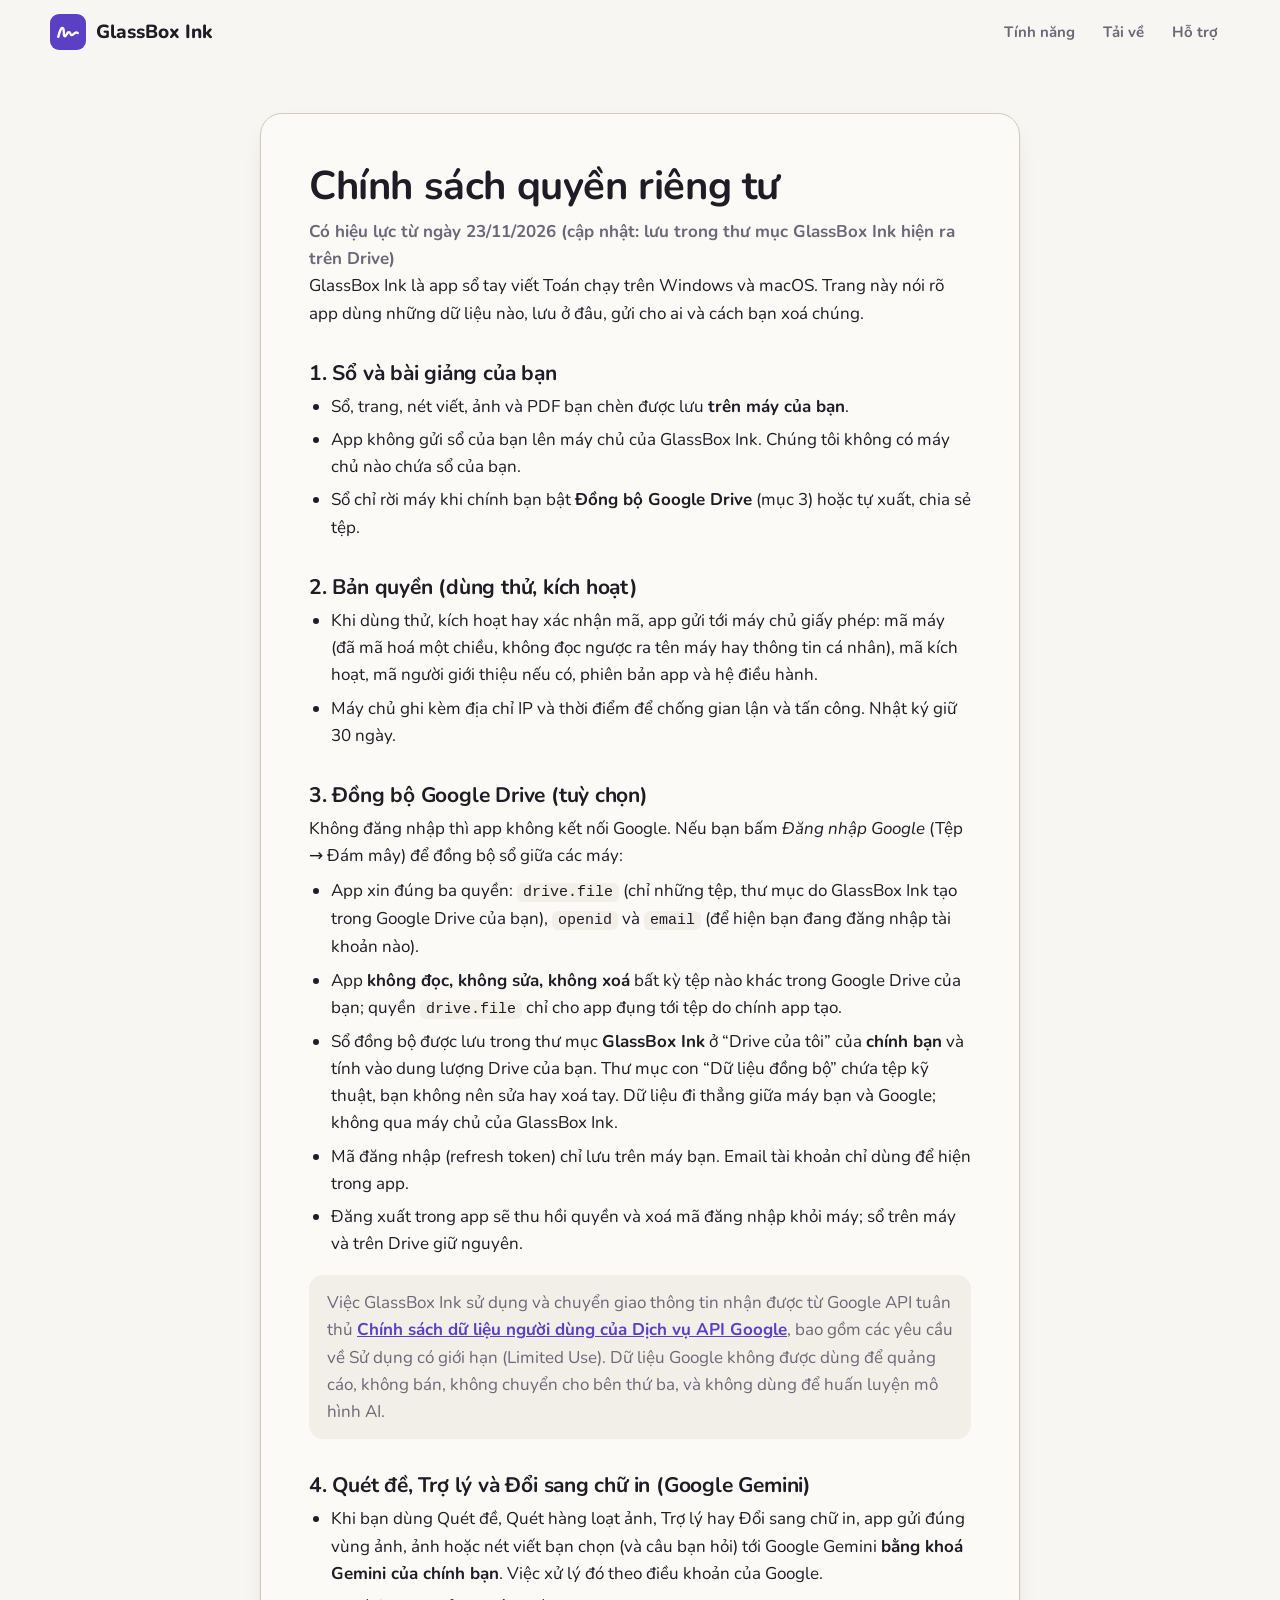
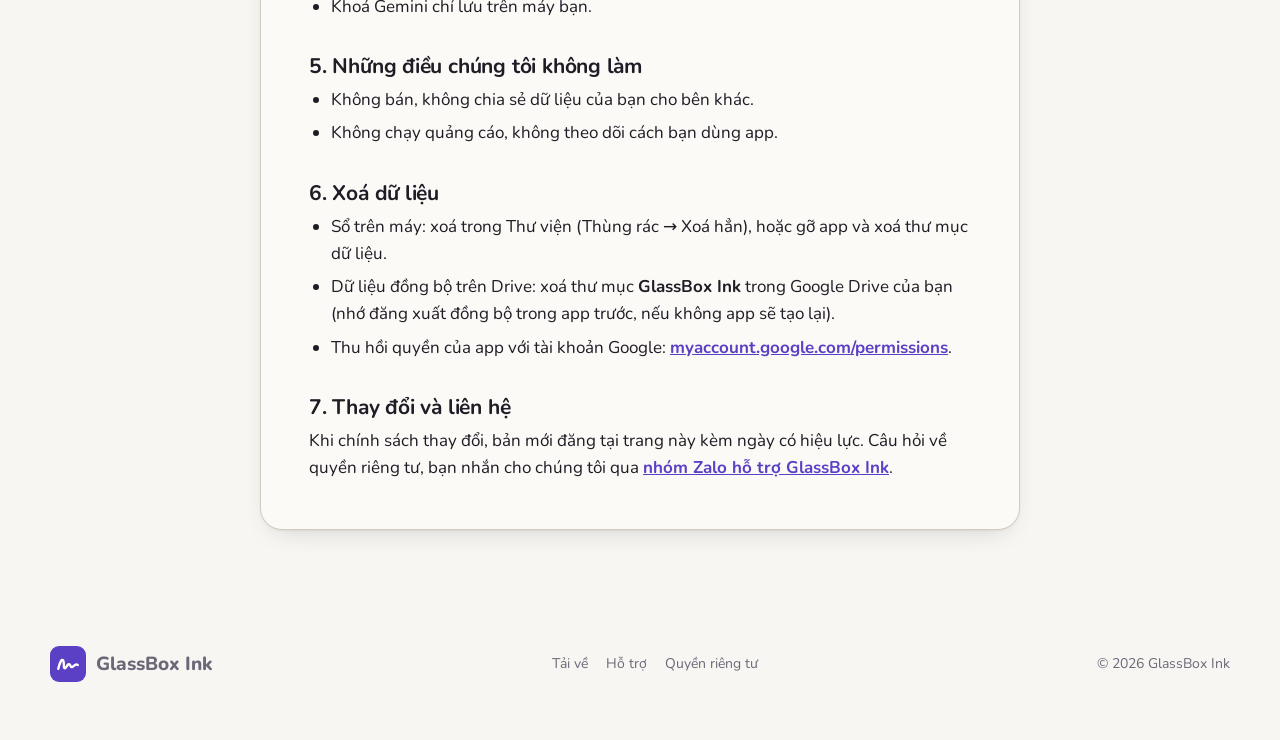
<file: chinh-sach-rieng-tu.html>
<!doctype html>
<!-- Claude (23/11/2026): trang Chính sách quyền riêng tư — Google yêu cầu khi đưa đăng nhập Google (đồng bộ Drive) sang chế độ chính thức.
     Nội dung khớp cách app đang chạy: sổ ở trên máy; đồng bộ Google Drive là tuỳ chọn, chỉ dùng thư mục ẩn của app trong Drive của người dùng. -->
<html lang="vi">
<head>
<meta charset="utf-8">
<meta name="viewport" content="width=device-width, initial-scale=1, viewport-fit=cover">
<title>Chính sách quyền riêng tư · GlassBox Ink</title>
<meta name="description" content="GlassBox Ink thu thập gì, lưu ở đâu, dùng dữ liệu Google (đồng bộ Google Drive) thế nào và cách bạn xoá dữ liệu.">
<meta name="theme-color" content="#5B3FC4">
<link rel="canonical" href="https://glassboxink.io.vn/chinh-sach-rieng-tu.html">
<link rel="icon" href="media/logo.svg" type="image/svg+xml">
<link rel="preconnect" href="https://fonts.googleapis.com">
<link rel="preconnect" href="https://fonts.gstatic.com" crossorigin>
<link href="https://fonts.googleapis.com/css2?family=Dancing+Script:wght@700&family=Nunito:wght@400;600;700;800;900&display=swap&subset=vietnamese" rel="stylesheet">
<link rel="stylesheet" href="css/site.css?v=20261119a">
<style>
  .policy { padding: 48px 0 72px; }
  .policy .doc { max-width: 760px; margin-inline: auto; background: var(--surface); border: 1px solid var(--line); border-radius: 22px;
    padding: clamp(22px, 4vw, 48px); box-shadow: var(--shadow); }
  .policy h1 { font-size: clamp(28px, 4vw, 40px); line-height: 1.2; margin: 0; }
  .policy .date { color: var(--muted); font-weight: 700; margin-top: 8px; }
  .policy h2 { font-size: 21px; margin: 34px 0 8px; }
  .policy p, .policy li { color: var(--ink); }
  .policy ul { padding-left: 22px; margin: 8px 0; }
  .policy li { margin: 6px 0; }
  .policy .note { background: var(--surface2); border-radius: 14px; padding: 14px 18px; margin-top: 18px; color: var(--muted); }
  .policy a { color: #5B3FC4; font-weight: 700; }
  .policy code { font-size: 15px; background: var(--surface2); padding: 1px 6px; border-radius: 6px; }
</style>
</head>
<body>
<header class="nav" id="top">
  <div class="wrap">
    <a class="brand" href="./" aria-label="GlassBox Ink">
      <svg class="logo" viewBox="0 0 48 48" aria-hidden="true"><rect width="48" height="48" rx="12"/><path d="M11 30.5c2.2-9 4.6-14 6.6-11.2 1.7 2.4-.2 11.6 2.6 10.3 2.4-1.1 3.2-6.7 5.6-5.2 2 1.3 1.6 4.6 4 3.6 1.7-.7 2.7-2.6 4.6-3.2 1-.3 1.8.1 2.6.6"/></svg>
      GlassBox Ink
    </a>
    <nav class="nav-links" aria-label="Mục chính">
      <a href="./#xem-app">Tính năng</a>
      <a href="./#tai-ve">Tải về</a>
      <a href="./#ho-tro">Hỗ trợ</a>
    </nav>
  </div>
</header>

<main class="policy">
  <div class="wrap">
    <article class="doc">
      <h1>Chính sách quyền riêng tư</h1>
      <p class="date">Có hiệu lực từ ngày 23/11/2026 (cập nhật: lưu trong thư mục GlassBox Ink hiện ra trên Drive)</p>

      <p>GlassBox Ink là app sổ tay viết Toán chạy trên Windows và macOS. Trang này nói rõ app dùng những dữ liệu nào, lưu ở đâu, gửi cho ai và cách bạn xoá chúng.</p>

      <h2>1. Sổ và bài giảng của bạn</h2>
      <ul>
        <li>Sổ, trang, nét viết, ảnh và PDF bạn chèn được lưu <strong>trên máy của bạn</strong>.</li>
        <li>App không gửi sổ của bạn lên máy chủ của GlassBox Ink. Chúng tôi không có máy chủ nào chứa sổ của bạn.</li>
        <li>Sổ chỉ rời máy khi chính bạn bật <strong>Đồng bộ Google Drive</strong> (mục 3) hoặc tự xuất, chia sẻ tệp.</li>
      </ul>

      <h2>2. Bản quyền (dùng thử, kích hoạt)</h2>
      <ul>
        <li>Khi dùng thử, kích hoạt hay xác nhận mã, app gửi tới máy chủ giấy phép: mã máy (đã mã hoá một chiều, không đọc ngược ra tên máy hay thông tin cá nhân), mã kích hoạt, mã người giới thiệu nếu có, phiên bản app và hệ điều hành.</li>
        <li>Máy chủ ghi kèm địa chỉ IP và thời điểm để chống gian lận và tấn công. Nhật ký giữ 30 ngày.</li>
      </ul>

      <h2>3. Đồng bộ Google Drive (tuỳ chọn)</h2>
      <p>Không đăng nhập thì app không kết nối Google. Nếu bạn bấm <em>Đăng nhập Google</em> (Tệp → Đám mây) để đồng bộ sổ giữa các máy:</p>
      <ul>
        <li>App xin đúng ba quyền: <code>drive.file</code> (chỉ những tệp, thư mục do GlassBox Ink tạo trong Google Drive của bạn), <code>openid</code> và <code>email</code> (để hiện bạn đang đăng nhập tài khoản nào).</li>
        <li>App <strong>không đọc, không sửa, không xoá</strong> bất kỳ tệp nào khác trong Google Drive của bạn; quyền <code>drive.file</code> chỉ cho app đụng tới tệp do chính app tạo.</li>
        <li>Sổ đồng bộ được lưu trong thư mục <strong>GlassBox Ink</strong> ở “Drive của tôi” của <strong>chính bạn</strong> và tính vào dung lượng Drive của bạn. Thư mục con “Dữ liệu đồng bộ” chứa tệp kỹ thuật, bạn không nên sửa hay xoá tay. Dữ liệu đi thẳng giữa máy bạn và Google; không qua máy chủ của GlassBox Ink.</li>
        <li>Mã đăng nhập (refresh token) chỉ lưu trên máy bạn. Email tài khoản chỉ dùng để hiện trong app.</li>
        <li>Đăng xuất trong app sẽ thu hồi quyền và xoá mã đăng nhập khỏi máy; sổ trên máy và trên Drive giữ nguyên.</li>
      </ul>
      <p class="note">Việc GlassBox Ink sử dụng và chuyển giao thông tin nhận được từ Google API tuân thủ <a href="https://developers.google.com/terms/api-services-user-data-policy" target="_blank" rel="noopener">Chính sách dữ liệu người dùng của Dịch vụ API Google</a>, bao gồm các yêu cầu về Sử dụng có giới hạn (Limited Use). Dữ liệu Google không được dùng để quảng cáo, không bán, không chuyển cho bên thứ ba, và không dùng để huấn luyện mô hình AI.</p>

      <h2>4. Quét đề, Trợ lý và Đổi sang chữ in (Google Gemini)</h2>
      <ul>
        <li>Khi bạn dùng Quét đề, Quét hàng loạt ảnh, Trợ lý hay Đổi sang chữ in, app gửi đúng vùng ảnh, ảnh hoặc nét viết bạn chọn (và câu bạn hỏi) tới Google Gemini <strong>bằng khoá Gemini của chính bạn</strong>. Việc xử lý đó theo điều khoản của Google.</li>
        <li>Khoá Gemini chỉ lưu trên máy bạn.</li>
      </ul>

      <h2>5. Những điều chúng tôi không làm</h2>
      <ul>
        <li>Không bán, không chia sẻ dữ liệu của bạn cho bên khác.</li>
        <li>Không chạy quảng cáo, không theo dõi cách bạn dùng app.</li>
      </ul>

      <h2>6. Xoá dữ liệu</h2>
      <ul>
        <li>Sổ trên máy: xoá trong Thư viện (Thùng rác → Xoá hẳn), hoặc gỡ app và xoá thư mục dữ liệu.</li>
        <li>Dữ liệu đồng bộ trên Drive: xoá thư mục <strong>GlassBox Ink</strong> trong Google Drive của bạn (nhớ đăng xuất đồng bộ trong app trước, nếu không app sẽ tạo lại).</li>
        <li>Thu hồi quyền của app với tài khoản Google: <a href="https://myaccount.google.com/permissions" target="_blank" rel="noopener">myaccount.google.com/permissions</a>.</li>
      </ul>

      <h2>7. Thay đổi và liên hệ</h2>
      <p>Khi chính sách thay đổi, bản mới đăng tại trang này kèm ngày có hiệu lực. Câu hỏi về quyền riêng tư, bạn nhắn cho chúng tôi qua <a href="https://zalo.me/g/bov0yustx6fiwfgeb471" target="_blank" rel="noopener">nhóm Zalo hỗ trợ GlassBox Ink</a>.</p>
    </article>
  </div>
</main>

<footer>
  <div class="wrap">
    <a class="brand" href="./"><svg class="logo" viewBox="0 0 48 48" aria-hidden="true"><rect width="48" height="48" rx="12"/><path d="M11 30.5c2.2-9 4.6-14 6.6-11.2 1.7 2.4-.2 11.6 2.6 10.3 2.4-1.1 3.2-6.7 5.6-5.2 2 1.3 1.6 4.6 4 3.6 1.7-.7 2.7-2.6 4.6-3.2 1-.3 1.8.1 2.6.6"/></svg>GlassBox Ink</a>
    <nav><a href="./#tai-ve">Tải về</a><a href="./#ho-tro">Hỗ trợ</a><a href="chinh-sach-rieng-tu.html">Quyền riêng tư</a></nav>
    <span>© 2026 GlassBox Ink</span>
  </div>
</footer>
</body>
</html>
</file>
<file: css/site.css>
/* Claude: trang giới thiệu GlassBox Ink, bản 2 (15/11/2026). Chỉ giao diện sáng (anh bỏ chế độ tối).
   Màu theo packages/net_ui/lib/src/tokens.g.dart. Hiệu ứng chỉ dùng transform/opacity để không lag. */
:root {
  --desk: #F7F6F2; --chrome: #F4F1EA; --surface: #FBFAF6; --surface2: #F2EFE8;
  --line: #D2CBBD; --ink: #1F1C26; --muted: #6D6778; --off: #B9B3C4;
  --accent: #5B3FC4; --accent-soft: #EBE5FC;
  --ok: #2F8A4C;
  --paper: #FDFCF7; --grid: rgba(184,198,224,.42); --grid-fine: rgba(219,226,239,.6);
  --rainbow: linear-gradient(100deg, #5B3FC4, #9b4dff 30%, #e5487d 58%, #ff8a00 82%, #f5c400);
  --shadow: 0 1px 2px rgba(31,28,38,.05), 0 10px 28px -14px rgba(31,28,38,.22);
  --shadow-lg: 0 2px 6px rgba(31,28,38,.05), 0 36px 70px -32px rgba(60,40,140,.38);
  --radius: 18px;
  --font: "Nunito", system-ui, -apple-system, "Segoe UI", sans-serif;
  --hand: "Dancing Script", "Segoe Script", cursive;
  color-scheme: light;
}
*, *::before, *::after { box-sizing: border-box; }
html { scroll-behavior: smooth; -webkit-text-size-adjust: 100%; }
body { margin: 0; background: var(--desk); color: var(--ink); font: 400 17px/1.6 var(--font); overflow-x: hidden; }
img, video, svg { display: block; max-width: 100%; }
a { color: inherit; }
h1, h2, h3 { line-height: 1.15; margin: 0; letter-spacing: -.01em; text-wrap: balance; }
p { margin: 0; }
.wrap { width: min(1180px, 100% - 32px); margin-inline: auto; }
section { scroll-margin-top: 70px; }

.grid-bg, .paper {
  background-image:
    linear-gradient(var(--grid) 1px, transparent 1px), linear-gradient(90deg, var(--grid) 1px, transparent 1px),
    linear-gradient(var(--grid-fine) 1px, transparent 1px), linear-gradient(90deg, var(--grid-fine) 1px, transparent 1px);
  background-size: 120px 120px, 120px 120px, 24px 24px, 24px 24px;
}
.paper { background-color: var(--paper); }

.logo { width: 36px; height: 36px; flex: none; }
.logo rect { fill: #5B3FC4; }
.logo path { fill: none; stroke: #fff; stroke-width: 3.2; stroke-linecap: round; stroke-linejoin: round; }

/* ===== Màn mở đầu (vẽ bằng canvas, js/intro.js) ===== */
.intro { position: fixed; inset: 0; z-index: 100; cursor: pointer; transition: opacity .3s ease; }
.intro canvas { position: absolute; inset: 0; width: 100%; height: 100%; }
.intro.gone { opacity: 0; pointer-events: none; }
html.no-intro .intro { display: none; }

/* ===== Thanh trên ===== */
.progress { position: fixed; inset: 0 0 auto 0; height: 3px; z-index: 60; transform-origin: 0 50%; transform: scaleX(0); background: var(--rainbow); }
.nav { position: sticky; top: 0; z-index: 50; background: rgba(247,246,242,.95); border-bottom: 1px solid transparent; transition: border-color .3s, box-shadow .3s; }
.nav.scrolled { border-color: rgba(210,203,189,.6); box-shadow: 0 6px 20px -16px rgba(31,28,38,.4); }
.nav .wrap { display: flex; align-items: center; gap: 20px; height: 64px; }
.brand { display: flex; align-items: center; gap: 10px; font-weight: 800; font-size: 19px; text-decoration: none; }
.nav-links { display: flex; gap: 4px; margin-left: auto; }
.nav-links a { text-decoration: none; padding: 8px 12px; border-radius: 10px; color: var(--muted); font-weight: 700; font-size: 15px; transition: color .2s, background .2s; }
.nav-links a:hover { color: var(--ink); background: var(--surface2); }
.icon-btn { width: 42px; height: 42px; border-radius: 12px; border: 1px solid var(--line); background: var(--surface); color: var(--ink); display: none; place-items: center; cursor: pointer; margin-left: auto; }
.icon-btn svg { width: 20px; height: 20px; }
@media (max-width: 900px) {
  .nav-links { position: fixed; inset: 64px 0 auto 0; flex-direction: column; padding: 12px 16px 20px; background: var(--desk);
    border-bottom: 1px solid var(--line); transform: translateY(-130%); transition: transform .35s ease; }
  .nav-links.open { transform: none; }
  .nav-links a { padding: 12px; font-size: 17px; }
  .icon-btn { display: grid; }
  .nav .btn-sm { display: none; }
}

/* ===== Nút ===== */
.btn { position: relative; overflow: hidden; isolation: isolate; display: inline-flex; align-items: center; gap: 10px; justify-content: center;
  padding: 14px 22px; border-radius: 14px; border: 0; cursor: pointer; font: 800 16px/1.1 var(--font); text-decoration: none;
  background: var(--accent); color: #fff; box-shadow: 0 10px 24px -12px rgba(91,63,196,.9); transition: transform .25s cubic-bezier(.2,.7,.2,1), box-shadow .25s; }
.btn:hover { transform: translateY(-2px); box-shadow: 0 16px 30px -14px rgba(91,63,196,1); }
.btn::after { content: ""; position: absolute; inset: 0; z-index: -1; transform: translateX(-120%) skewX(-20deg);
  background: linear-gradient(90deg, transparent, rgba(255,255,255,.38), transparent); transition: transform .7s ease; }
.btn:hover::after { transform: translateX(120%) skewX(-20deg); }
.btn svg { width: 20px; height: 20px; flex: none; }
.btn.ghost { background: var(--surface); color: var(--ink); border: 1px solid var(--line); box-shadow: none; }
.btn.ghost::after { background: linear-gradient(90deg, transparent, rgba(91,63,196,.14), transparent); }
.btn.zalo { background: #0068FF; box-shadow: 0 10px 24px -12px rgba(0,104,255,.9); }
.btn-sm { padding: 9px 14px; font-size: 14px; border-radius: 11px; }
.btn small { display: block; font-weight: 600; opacity: .85; font-size: 12px; margin-top: 3px; }

/* ===== Hero ===== */
.hero { position: relative; padding: 52px 0 0; overflow: hidden; isolation: isolate; }
.hero .grid-bg { position: absolute; inset: 0; z-index: -2;
  -webkit-mask: radial-gradient(ellipse 85% 75% at 50% 25%, #000 25%, transparent 75%); mask: radial-gradient(ellipse 85% 75% at 50% 25%, #000 25%, transparent 75%); }
.glow-bg { position: absolute; z-index: -1; left: 50%; top: -260px; width: 1300px; height: 1000px; margin-left: -650px; pointer-events: none;
  background:
    radial-gradient(closest-side at 30% 40%, rgba(91,63,196,.26), transparent),
    radial-gradient(closest-side at 72% 34%, rgba(229,72,125,.16), transparent),
    radial-gradient(closest-side at 52% 66%, rgba(255,138,0,.12), transparent);
  animation: glow 16s ease-in-out infinite alternate; will-change: transform; }
@keyframes glow { to { transform: translate3d(40px, 30px, 0) rotate(8deg) scale(1.06); } }
.hero-text { text-align: center; max-width: 900px; margin: 0 auto; }
.chip { display: inline-flex; align-items: center; gap: 8px; padding: 6px 14px 6px 6px; border-radius: 999px; background: var(--surface);
  border: 1px solid var(--line); font-size: 14px; font-weight: 700; color: var(--muted); box-shadow: var(--shadow); max-width: 100%; }
.chip b { background: var(--accent); color: #fff; padding: 3px 10px; border-radius: 999px; font-weight: 800; white-space: nowrap; }
.hero h1 { font-size: clamp(38px, 6.6vw, 80px); font-weight: 900; margin-top: 22px; letter-spacing: -.03em; }
.hero h1 .line2 { display: block; }
.grad-text { background: var(--rainbow); background-size: 200% 100%; -webkit-background-clip: text; background-clip: text; color: transparent; }
@keyframes shimmer { to { background-position: -200% 0; } }
.hand-word { position: relative; display: inline-block; white-space: nowrap; }
.hand-word svg { position: absolute; left: -2%; bottom: -.16em; width: 104%; height: .5em; overflow: visible; }
.hand-word svg path { fill: none; stroke: url(#rainbow); stroke-width: 7; stroke-linecap: round; stroke-dasharray: 600; stroke-dashoffset: 600; }
.go .hand-word svg path { animation: draw 1.1s .5s cubic-bezier(.6,.1,.2,1) forwards; }
@keyframes draw { to { stroke-dashoffset: 0; } }
.hero .lead { font-size: clamp(17px, 2vw, 20px); color: var(--muted); margin: 20px auto 0; max-width: 660px; }
.cta { display: flex; gap: 12px; justify-content: center; flex-wrap: wrap; margin-top: 28px; }
.trust { display: flex; flex-wrap: wrap; gap: 8px 22px; justify-content: center; margin-top: 18px; color: var(--muted); font-size: 14px; font-weight: 700; }
.trust span { display: inline-flex; align-items: center; gap: 6px; }
.trust svg { width: 16px; height: 16px; color: var(--ok); }

.window { position: relative; border-radius: 16px; overflow: hidden; background: #f4f1ea; border: 1px solid rgba(210,203,189,.9); box-shadow: var(--shadow-lg); }
.window video, .window img { width: 100%; height: auto; aspect-ratio: 16 / 9; object-fit: cover; background: #f4f1ea; }
.hero-stage { position: relative; margin: 50px auto 0; max-width: 1100px; perspective: 1600px; }
.hero-stage .window { transform: rotateX(16deg) scale(.95); transform-origin: 50% 0; will-change: transform; }
.float-chip { position: absolute; z-index: 3; display: flex; align-items: center; gap: 8px; background: var(--surface); border: 1px solid var(--line);
  border-radius: 14px; padding: 10px 14px; font-weight: 800; font-size: 14px; box-shadow: var(--shadow); animation: bob 6s ease-in-out infinite; }
.float-chip i { width: 28px; height: 28px; border-radius: 9px; display: grid; place-items: center; background: var(--accent-soft); color: var(--accent); }
.float-chip i svg { width: 17px; height: 17px; }
.fc1 { left: -26px; top: 18%; } .fc2 { right: -30px; top: 40%; animation-delay: -2s; } .fc3 { left: 7%; bottom: -20px; animation-delay: -4s; }
@keyframes bob { 50% { transform: translateY(-10px); } }
@media (max-width: 760px) { .float-chip { display: none; } .hero-stage .window { transform: none !important; } }

.marquee { margin-top: 64px; border-block: 1px solid var(--line); background: var(--surface); overflow: hidden; }
.marquee-track { display: flex; gap: 46px; width: max-content; padding: 16px 0; animation: marquee 38s linear infinite; will-change: transform; }
.marquee span { white-space: nowrap; font-family: var(--hand); font-size: 27px; font-weight: 700; color: var(--muted); }
.marquee span::before { content: "✦"; font-family: var(--font); font-size: 14px; color: var(--accent); margin-right: 46px; vertical-align: middle; }
@keyframes marquee { to { transform: translate3d(-50%, 0, 0); } }

/* ===== Mục chung ===== */
.sec { padding: 104px 0; }
.sec.tight { padding-top: 30px; }
.sec-head { text-align: center; max-width: 780px; margin: 0 auto 50px; }
.kicker { position: relative; display: inline-block; font-family: var(--hand); font-size: 29px; font-weight: 700; color: var(--accent); }
.kicker::after { content: ""; position: absolute; left: 4%; right: 4%; bottom: -2px; height: 8px;
  background: url("data:image/svg+xml,%3Csvg xmlns='http://www.w3.org/2000/svg' viewBox='0 0 120 8' preserveAspectRatio='none'%3E%3Cpath d='M2 5c20-4 40-4 60-1s36 3 56-2' fill='none' stroke='%23e5487d' stroke-width='2.5' stroke-linecap='round'/%3E%3C/svg%3E") 0 0/100% 100% no-repeat;
  clip-path: inset(0 100% 0 0); transition: clip-path .9s .3s cubic-bezier(.6,.1,.2,1); }
.in .kicker::after { clip-path: inset(0 0 0 0); }
.sec-head h2 { font-size: clamp(32px, 4.6vw, 52px); font-weight: 900; margin-top: 6px; letter-spacing: -.02em; }
.sec-head p { color: var(--muted); margin-top: 14px; font-size: 18px; }

/* ===== Tab + video ===== */
.show { display: grid; grid-template-columns: 330px 1fr; gap: 30px; align-items: start; }
.tabs { display: flex; flex-direction: column; gap: 6px; }
.tab { position: relative; text-align: left; border: 1px solid transparent; background: transparent; color: inherit; padding: 13px 16px 15px;
  border-radius: 14px; cursor: pointer; font: inherit; transition: background .25s, border-color .25s, transform .25s; }
.tab:hover { background: var(--surface); transform: translateX(3px); }
.tab[aria-selected="true"] { background: var(--surface); border-color: var(--line); box-shadow: var(--shadow); transform: none; }
.tab h3 { font-size: 17px; font-weight: 800; display: flex; align-items: center; gap: 10px; }
.tab h3 i { width: 32px; height: 32px; border-radius: 10px; display: grid; place-items: center; background: var(--accent-soft); color: var(--accent); flex: none; transition: background .25s, color .25s; }
.tab[aria-selected="true"] h3 i { background: var(--accent); color: #fff; }
.tab h3 i svg { width: 18px; height: 18px; }
.tab p { color: var(--muted); font-size: 15px; margin: 6px 0 0 42px; display: none; }
.tab[aria-selected="true"] p { display: block; animation: fadeUp .35s ease both; }
.tab .bar { position: absolute; left: 16px; right: 16px; bottom: 6px; height: 3px; border-radius: 3px; background: var(--surface2); display: none; overflow: hidden; }
.tab[aria-selected="true"] .bar { display: block; }
.tab .bar b { display: block; height: 100%; width: 100%; border-radius: inherit; background: var(--rainbow); transform-origin: 0 50%; transform: scaleX(0); }
.show-stage { position: sticky; top: 86px; }
.show-stage video { transition: opacity .3s ease, transform .45s cubic-bezier(.2,.7,.2,1); }
.show-stage video.swap { opacity: 0; transform: scale(.97); }
.tab-desc { display: none; text-align: center; color: var(--muted); margin-top: 14px; font-size: 15px; }
@keyframes fadeUp { from { opacity: 0; transform: translateY(6px); } }
@media (max-width: 940px) {
  .show { grid-template-columns: 1fr; }
  .show-stage { position: relative; top: 0; order: -1; }
  .tabs { flex-direction: row; overflow-x: auto; scroll-snap-type: x mandatory; padding: 4px 2px 8px; -webkit-overflow-scrolling: touch; scrollbar-width: none; }
  .tabs::-webkit-scrollbar { display: none; }
  .tab { flex: 0 0 auto; scroll-snap-align: start; padding: 10px 12px 14px; }
  .tab:hover { transform: none; }
  .tab h3 { font-size: 15px; white-space: nowrap; }
  .tab p { display: none !important; }
  .tab-desc { display: block; }
}

/* ===== Viết tay ===== */
.write { display: grid; grid-template-columns: 1.1fr 1fr; gap: 54px; align-items: center; }
.write-paper { border-radius: 22px; box-shadow: var(--shadow-lg); border: 1px solid var(--line); position: relative; overflow: hidden; aspect-ratio: 4 / 3.1; }
.write-paper svg { width: 100%; height: 100%; }
.write-paper .margin { position: absolute; left: 13%; top: 0; bottom: 0; width: 1.5px; background: rgba(229,72,77,.35); }
.hw text { font-family: var(--hand); font-weight: 700; }
.write h2 { font-size: clamp(30px, 4vw, 46px); font-weight: 900; }
.write p.big { color: var(--muted); font-size: 18px; margin-top: 14px; }
.pens { display: flex; flex-wrap: wrap; gap: 10px; margin-top: 24px; }
.pen-chip { padding: 8px 14px; border-radius: 999px; background: var(--surface); border: 1px solid var(--line); font-weight: 700; font-size: 14px; display: inline-flex; align-items: center; gap: 8px; transition: transform .2s; }
.pen-chip:hover { transform: translateY(-2px); }
.pen-chip .sw { width: 14px; height: 14px; border-radius: 50%; }
.tray-img { margin-top: 24px; border-radius: 16px; border: 1px solid var(--line); box-shadow: var(--shadow); width: 100%; max-width: 560px; }
@media (max-width: 900px) { .write { grid-template-columns: 1fr; gap: 34px; } }

/* ===== Lưới tính năng ===== */
.bento { display: grid; grid-template-columns: repeat(6, 1fr); gap: 18px; }
.card { position: relative; grid-column: span 2; background: var(--surface); border: 1px solid var(--line); border-radius: var(--radius); padding: 26px; overflow: hidden; box-shadow: var(--shadow); }
.card.wide { grid-column: span 3; }
.card h3 { font-size: 21px; font-weight: 800; margin-top: 16px; }
.card p { color: var(--muted); margin-top: 8px; font-size: 15.5px; }
.ic { width: 46px; height: 46px; border-radius: 14px; display: grid; place-items: center; background: var(--accent-soft); color: var(--accent); flex: none; }
.ic svg { width: 24px; height: 24px; }
.card .media { margin: 20px -26px -26px; border-top: 1px solid var(--line); background: var(--surface2); padding: 18px; display: grid; place-items: center; }
.card .media img { border-radius: 12px; box-shadow: var(--shadow); max-height: 260px; width: auto; }
.mini { height: 150px; margin: 18px -26px -26px; border-top: 1px solid var(--line); background: var(--surface2); }
.mini svg { width: 100%; height: 100%; }
.pdf-page { fill: #fff; stroke: var(--line); }
.pdf-line { stroke: var(--off); stroke-width: 4; stroke-linecap: round; }
@media (max-width: 980px) { .card, .card.wide { grid-column: span 3; } }
@media (max-width: 640px) { .bento { grid-template-columns: 1fr; } .card, .card.wide { grid-column: auto; } }

/* Thẻ nghiêng + vầng sáng theo chuột */
.tilt { transform: perspective(900px) rotateX(var(--rx, 0deg)) rotateY(var(--ry, 0deg)) translateY(var(--ty, 0)); transition: transform .5s cubic-bezier(.2,.7,.2,1), box-shadow .3s; }
.tilt:hover { --ty: -4px; box-shadow: var(--shadow-lg); }
.glow::before { content: ""; position: absolute; inset: 0; border-radius: inherit; pointer-events: none; opacity: 0; transition: opacity .3s; z-index: 0;
  background: radial-gradient(340px circle at var(--gx, 50%) var(--gy, 50%), rgba(91,63,196,.13), transparent 60%); }
.glow:hover::before { opacity: 1; }
.glow > * { position: relative; z-index: 1; }

/* ===== Ảnh chụp ===== */
.gallery { display: flex; gap: 22px; overflow-x: auto; scroll-snap-type: x mandatory; padding: 8px 16px 26px; margin: 0 -16px; -webkit-overflow-scrolling: touch; scrollbar-width: none; cursor: grab; }
.gallery::-webkit-scrollbar { display: none; }
.shot { flex: 0 0 min(760px, 86vw); scroll-snap-align: center; margin: 0; transition: transform .45s cubic-bezier(.2,.7,.2,1), opacity .45s; transform: scale(var(--s, 1)); opacity: var(--o, 1); }
.shot .window img { aspect-ratio: 1366 / 768; pointer-events: none; }
.shot figcaption { margin-top: 12px; font-weight: 800; color: var(--muted); text-align: center; }

/* ===== Tải về ===== */
.dl { display: grid; grid-template-columns: repeat(3, 1fr); gap: 18px; }
.dl-card { position: relative; background: var(--surface); border: 1px solid var(--line); border-radius: var(--radius); padding: 28px; display: flex; flex-direction: column; gap: 14px; box-shadow: var(--shadow); }
.dl-card.me { border-color: var(--accent); box-shadow: 0 0 0 3px var(--accent-soft), var(--shadow-lg); }
.dl-card .os { width: 52px; height: 52px; border-radius: 16px; background: var(--surface2); display: grid; place-items: center; }
.dl-card .os svg { width: 28px; height: 28px; }
.dl-card h3 { font-size: 22px; font-weight: 800; }
.dl-card .req { color: var(--muted); font-size: 14.5px; flex: 1; }
.dl-card .meta { font-size: 13px; color: var(--muted); font-weight: 700; }
.note-mac { margin-top: 18px; text-align: center; color: var(--muted); font-size: 14.5px; }
.steps { display: grid; grid-template-columns: repeat(3, 1fr); gap: 18px; margin-top: 30px; counter-reset: s; }
.step { padding: 22px; border-radius: var(--radius); border: 1.5px dashed var(--line); }
.step::before { counter-increment: s; content: counter(s); font-family: var(--hand); font-size: 40px; font-weight: 700; color: var(--accent); line-height: 1; }
.step h4 { margin: 8px 0 6px; font-size: 17px; }
.step p { color: var(--muted); font-size: 15px; }
@media (max-width: 860px) { .dl, .steps { grid-template-columns: 1fr; } }

/* ===== Bảng giá ===== */
.plans { display: grid; grid-template-columns: repeat(4, 1fr); gap: 16px; align-items: stretch; }
.plan { position: relative; background: var(--surface); border: 1px solid var(--line); border-radius: var(--radius); padding: 26px 22px; display: flex; flex-direction: column; gap: 6px; box-shadow: var(--shadow); }
.plan h3 { font-size: 19px; font-weight: 800; }
.plan .old { color: var(--muted); text-decoration: line-through; font-weight: 700; font-size: 15px; min-height: 24px; margin-top: 6px; }
.plan .price { font-size: 36px; font-weight: 900; letter-spacing: -.03em; line-height: 1.05; }
.plan .price small { font-size: 17px; font-weight: 800; }
.plan .off { position: absolute; top: 20px; right: 18px; background: #e5487d; color: #fff; font-weight: 900; font-size: 13px; padding: 3px 10px; border-radius: 999px; }
.plan ul { list-style: none; padding: 0; margin: 12px 0 0; display: grid; gap: 8px; font-size: 15px; flex: 1; }
.plan li { display: flex; gap: 8px; }
.plan li::before { content: ""; flex: none; width: 18px; height: 18px; margin-top: 3px; border-radius: 50%; background: var(--accent-soft) url("data:image/svg+xml,%3Csvg xmlns='http://www.w3.org/2000/svg' viewBox='0 0 24 24' fill='none' stroke='%235B3FC4' stroke-width='3' stroke-linecap='round' stroke-linejoin='round'%3E%3Cpath d='M6 12l4 4 8-8'/%3E%3C/svg%3E") center/12px no-repeat; }
.plan .btn { margin-top: 12px; }
@property --ang { syntax: "<angle>"; initial-value: 0deg; inherits: false; }
.plan.hi { border: 2px solid transparent; background: linear-gradient(var(--surface), var(--surface)) padding-box, linear-gradient(135deg, #5B3FC4, #9b4dff, #e5487d, #ff8a00) border-box; box-shadow: 0 24px 50px -28px rgba(91,63,196,.7); }
@keyframes spin-border { to { --ang: 360deg; } }
@media (max-width: 980px) { .plans { grid-template-columns: repeat(2, 1fr); } }
@media (max-width: 560px) { .plans { grid-template-columns: 1fr; } }

/* ===== Mua và hỗ trợ ===== */
.buy { display: grid; grid-template-columns: 1.1fr 1fr; gap: 20px; align-items: stretch; }
.buy-qr { display: grid; grid-template-columns: auto 1fr; gap: 26px; align-items: center; background: var(--surface); border: 1px solid var(--line); border-radius: 22px; padding: 26px; box-shadow: var(--shadow-lg); position: relative; overflow: hidden; }
.buy-qr .qr { width: 210px; padding: 14px; background: #fff; border-radius: 18px; border: 1px solid var(--line); box-shadow: var(--shadow); }
.buy-qr h3 { font-size: 24px; font-weight: 900; }
.buy-qr ol { margin: 12px 0 0; padding-left: 20px; color: var(--muted); font-size: 15.5px; display: grid; gap: 4px; }
.contact { display: grid; gap: 16px; }
.sup { position: relative; display: flex; gap: 16px; align-items: center; background: var(--surface); border: 1px solid var(--line); border-radius: 20px; padding: 20px 22px; box-shadow: var(--shadow); text-decoration: none; overflow: hidden; }
.sup h3 { font-size: 18px; font-weight: 800; }
.sup p { color: var(--muted); font-size: 15px; margin-top: 2px; word-break: break-word; }
.sup .arrow { margin-left: auto; color: var(--accent); flex: none; width: 22px; height: 22px; transition: transform .25s; }
.sup:hover .arrow { transform: translateX(4px); }
.ic.zalo { background: #E5F0FF; color: #0068FF; }
@media (max-width: 900px) { .buy { grid-template-columns: 1fr; } }
@media (max-width: 560px) { .buy-qr { grid-template-columns: 1fr; text-align: center; justify-items: center; } .buy-qr ol { text-align: left; } }

/* ===== Hỏi đáp ===== */
.faq { max-width: 820px; margin: 0 auto; display: grid; gap: 12px; }
.faq details { background: var(--surface); border: 1px solid var(--line); border-radius: 16px; padding: 0 22px; transition: box-shadow .3s; }
.faq details[open] { box-shadow: var(--shadow); }
.faq summary { cursor: pointer; list-style: none; padding: 18px 0; font-weight: 800; font-size: 17px; display: flex; justify-content: space-between; gap: 16px; }
.faq summary::-webkit-details-marker { display: none; }
.faq summary::after { content: "+"; font-size: 24px; line-height: 1; color: var(--accent); transition: transform .3s; }
.faq details[open] summary::after { transform: rotate(45deg); }
.faq .ans { padding: 0 0 20px; color: var(--muted); }

/* ===== Cuối trang ===== */
.final { position: relative; text-align: center; border-radius: 28px; padding: 70px 24px; overflow: hidden; border: 1px solid var(--line); box-shadow: var(--shadow-lg); isolation: isolate; }
.final::before { content: ""; position: absolute; inset: 0; z-index: -1; background: radial-gradient(520px circle at var(--gx, 50%) var(--gy, 40%), rgba(91,63,196,.16), transparent 60%); }
.final h2 { font-size: clamp(30px, 4.4vw, 50px); font-weight: 900; }
.final p { color: var(--muted); margin-top: 12px; font-size: 18px; }
footer { padding: 44px 0 60px; color: var(--muted); font-size: 14px; }
footer .wrap { display: flex; flex-wrap: wrap; gap: 18px; align-items: center; justify-content: space-between; }
footer nav { display: flex; gap: 18px; flex-wrap: wrap; }
footer a { text-decoration: none; }
footer a:hover { color: var(--ink); }

/* ===== Hiện dần ===== */
.rv { opacity: 0; transform: translate3d(0, 26px, 0); transition: opacity .7s cubic-bezier(.2,.7,.2,1), transform .7s cubic-bezier(.2,.7,.2,1); transition-delay: var(--d, 0s); }
.rv.in { opacity: 1; transform: none; }
.rv.tilt.in { transform: perspective(900px) rotateX(var(--rx, 0deg)) rotateY(var(--ry, 0deg)) translateY(var(--ty, 0)); }
.rv.settled { transition-delay: 0s; }
.rv-h { opacity: 0; transform: translate3d(0, 18px, 0); transition: opacity .7s ease, transform .7s cubic-bezier(.2,.7,.2,1); transition-delay: var(--d, 0s); }
.go .rv-h { opacity: 1; transform: none; }
.split .w { display: inline-block; opacity: 0; transform: translate3d(0, .5em, 0) rotate(3deg); transition: opacity .6s ease, transform .7s cubic-bezier(.2,.9,.25,1.15); transition-delay: calc(var(--i) * 55ms); }
.split.in .w { opacity: 1; transform: none; }

.lazy-sec { content-visibility: auto; contain-intrinsic-size: auto 900px; }

@media (prefers-reduced-motion: reduce) {
  html { scroll-behavior: auto; }
  *, *::before, *::after { animation-duration: .001ms !important; animation-iteration-count: 1 !important; transition-duration: .001ms !important; transition-delay: 0s !important; }
  .rv, .rv-h, .split .w { opacity: 1; transform: none; }
  .hero-stage .window { transform: none !important; }
  .hand-word svg path { stroke-dashoffset: 0; }
  .kicker::after { clip-path: none; }
}
.buy-qr .qr { height: auto; aspect-ratio: 1 / 1; }
.contact { align-content: center; }

/* ===== Claude: bản 3 (15/11/2026): đếm ngược ưu đãi, màn hình tải riêng ===== */
.dl-hint { text-align: center; margin-top: 22px; color: var(--muted); font-weight: 700; }

/* Đếm ngược ưu đãi */
.sale { position: relative; display: grid; grid-template-columns: 1fr auto; gap: 14px 28px; align-items: center; margin: 0 auto 26px; max-width: 980px;
  padding: 20px 26px 26px; border-radius: 22px; border: 2px solid transparent; overflow: hidden;
  background: linear-gradient(120deg, #FBF8FF, #FFF7FA) padding-box, linear-gradient(120deg, #5B3FC4, #e5487d, #ff8a00) border-box;
  box-shadow: 0 24px 50px -30px rgba(229,72,125,.55); }
.sale-tag { display: inline-flex; align-items: center; gap: 6px; background: #e5487d; color: #fff; font-weight: 900; font-size: 13px; padding: 4px 12px; border-radius: 999px; letter-spacing: .02em; }
.sale-tag::before { content: ""; width: 7px; height: 7px; border-radius: 50%; background: #fff; animation: blink 1.2s steps(2) infinite; }
@keyframes blink { 50% { opacity: .2; } }
.sale-t { margin-top: 8px; font-size: 18px; font-weight: 700; }
.sale-t b { color: #e5487d; }
.cd { display: flex; gap: 10px; }
.cd-u { display: grid; justify-items: center; gap: 4px; }
.cd-n { position: relative; min-width: 62px; padding: 10px 6px; border-radius: 14px; text-align: center; font: 900 30px/1 var(--font); font-variant-numeric: tabular-nums;
  color: #fff; background: linear-gradient(180deg, #6A4BDC, #4A2FB8); box-shadow: inset 0 -3px 0 rgba(0,0,0,.18), 0 10px 20px -12px rgba(74,47,184,.9); }
.cd-n.tick { animation: tick .45s cubic-bezier(.2,.8,.2,1); }
@keyframes tick { from { transform: translateY(-14%); opacity: .35; } }
.cd-u small { font-size: 12px; font-weight: 800; color: var(--muted); text-transform: uppercase; letter-spacing: .06em; }
.sale-bar { grid-column: 1 / -1; height: 6px; border-radius: 6px; background: rgba(91,63,196,.12); overflow: hidden; }
.sale-bar b { display: block; height: 100%; width: 100%; background: linear-gradient(90deg, #5B3FC4, #e5487d, #ff8a00); transform-origin: 0 50%; transform: scaleX(1); border-radius: inherit; }
.sale.over .cd, .sale.over .sale-bar { display: none; }
@media (max-width: 700px) { .sale { grid-template-columns: 1fr; text-align: center; padding: 18px 16px 22px; } .cd { justify-content: center; } .cd-n { min-width: 54px; font-size: 26px; } }

/* Màn hình tải riêng */
.dlp { position: fixed; inset: 0; z-index: 90; background: var(--desk); transform: translate3d(0, 100%, 0); transition: transform .55s cubic-bezier(.2,.8,.2,1); display: flex; flex-direction: column; }
.dlp.open { transform: none; }
.dlp[hidden] { display: none; }
.dlp-top { display: flex; align-items: center; justify-content: space-between; gap: 12px; padding: 12px 18px; border-bottom: 1px solid var(--line); background: rgba(247,246,242,.96); }
.dlp-back { display: inline-flex; align-items: center; gap: 8px; border: 1px solid var(--line); background: var(--surface); border-radius: 12px; padding: 8px 14px; font: 800 15px var(--font); color: var(--ink); cursor: pointer; }
.dlp-back svg { width: 18px; height: 18px; transform: scaleX(-1); }
.dlp-scroll { flex: 1; overflow-y: auto; -webkit-overflow-scrolling: touch; overscroll-behavior: contain;
  background-image: radial-gradient(closest-side at 80% 0%, rgba(91,63,196,.12), transparent), radial-gradient(closest-side at 0% 30%, rgba(229,72,125,.08), transparent); }
.dlp-wrap { width: min(920px, 100% - 32px); margin: 0 auto; padding: 34px 0 70px; }
.dlp-head { display: flex; gap: 20px; align-items: center; }
.dlp-os { width: 76px; height: 76px; flex: none; border-radius: 22px; display: grid; place-items: center; color: #fff; background: linear-gradient(135deg, #7A5CF0, #4A2FB8); box-shadow: 0 18px 34px -16px rgba(74,47,184,.9); }
.dlp-os svg { width: 40px; height: 40px; }
.dlp-k { display: inline-flex; align-items: center; gap: 8px; font-weight: 800; color: var(--accent); font-size: 14px; }
.dlp-spin { width: 14px; height: 14px; border-radius: 50%; border: 2.5px solid rgba(91,63,196,.25); border-top-color: var(--accent); animation: spin .8s linear infinite; }
.dlp.started .dlp-spin { border: 0; background: var(--ok) url("data:image/svg+xml,%3Csvg xmlns='http://www.w3.org/2000/svg' viewBox='0 0 24 24' fill='none' stroke='white' stroke-width='3.5' stroke-linecap='round' stroke-linejoin='round'%3E%3Cpath d='M6 12l4 4 8-8'/%3E%3C/svg%3E") center/10px no-repeat; animation: none; }
.dlp.started .dlp-k { color: var(--ok); }
@keyframes spin { to { transform: rotate(360deg); } }
.dlp-head h2 { font-size: clamp(26px, 4vw, 40px); font-weight: 900; margin-top: 4px; }
.dlp-sub { color: var(--muted); margin-top: 6px; }
.dlp-sub a { color: var(--accent); font-weight: 800; }
.dlp-note { display: flex; gap: 14px; align-items: flex-start; margin-top: 26px; padding: 16px 18px; border-radius: 16px; background: #FFF6DF; border: 1px solid #F3D28A; }
.dlp-note-i { width: 30px; height: 30px; flex: none; border-radius: 50%; display: grid; place-items: center; background: #F5B400; color: #fff; font-weight: 900; }
.dlp-note p { font-size: 16px; color: #5E4610; }
.dlp-steps { list-style: none; margin: 30px 0 0; padding: 0; display: grid; gap: 22px; counter-reset: st; position: relative; }
.dlp-steps li { position: relative; display: grid; grid-template-columns: 52px 1fr; gap: 16px; counter-increment: st;
  opacity: 0; transform: translate3d(0, 24px, 0); transition: opacity .6s ease, transform .6s cubic-bezier(.2,.8,.2,1); transition-delay: calc(.25s + var(--i) * .12s); }
.dlp.open .dlp-steps li { opacity: 1; transform: none; }
.dlp-steps li::before { content: counter(st); width: 44px; height: 44px; border-radius: 50%; display: grid; place-items: center; font: 900 20px var(--font); color: #fff;
  background: linear-gradient(135deg, #7A5CF0, #5B3FC4); box-shadow: 0 10px 20px -10px rgba(91,63,196,.9); position: relative; z-index: 1; }
.dlp-steps li:not(:last-child)::after { content: ""; position: absolute; left: 21px; top: 50px; bottom: -18px; width: 2px; background: repeating-linear-gradient(to bottom, var(--line) 0 6px, transparent 6px 12px); }
.dlp-card { background: var(--surface); border: 1px solid var(--line); border-radius: 18px; padding: 18px 20px 20px; box-shadow: var(--shadow); min-width: 0; }
.dlp-card h3 { font-size: 19px; font-weight: 900; }
.dlp-card p { color: var(--muted); margin-top: 6px; }
.dlp-card b { color: var(--ink); }
.dlp-card figure { margin: 14px 0 0; }
.dlp-card img { width: 100%; height: auto; border-radius: 12px; border: 1px solid var(--line); background: #fff; cursor: zoom-in; box-shadow: 0 14px 30px -20px rgba(31,28,38,.5); }
.dlp-card img.narrow { max-width: 340px; }
.dlp-card img.mid { max-width: 560px; }
.dlp-card .miss { display: grid; place-items: center; min-height: 110px; border-radius: 12px; border: 1.5px dashed var(--line); color: var(--muted); font-weight: 700; font-size: 14px; text-align: center; padding: 16px; }
.dlp-done { display: flex; flex-wrap: wrap; gap: 18px; align-items: center; justify-content: space-between; margin-top: 30px; padding: 22px 24px; border-radius: 20px;
  background: linear-gradient(120deg, #EFE9FF, #FDF1F6); border: 1px solid #DCCFFB; }
.dlp-done h3 { font-size: 20px; font-weight: 900; }
.dlp-done p { color: var(--muted); margin-top: 4px; }
.dlp-done-a { display: flex; gap: 10px; flex-wrap: wrap; }
@media (max-width: 560px) { .dlp-head { flex-direction: column; align-items: flex-start; } .dlp-steps li { grid-template-columns: 38px 1fr; gap: 10px; } .dlp-steps li::before { width: 34px; height: 34px; font-size: 16px; } .dlp-steps li:not(:last-child)::after { left: 16px; top: 40px; } .dlp-card { padding: 14px; } }
html.dlp-lock, html.dlp-lock body { overflow: hidden; }
.zoom { position: fixed; inset: 0; z-index: 120; display: grid; place-items: center; background: rgba(20,14,40,.82); cursor: zoom-out; padding: 20px; animation: fadeIn .2s ease; }
.zoom[hidden] { display: none; }
.zoom img { max-width: 94vw; max-height: 90vh; border-radius: 12px; box-shadow: 0 30px 60px -20px rgba(0,0,0,.6); background: #fff; }
@keyframes fadeIn { from { opacity: 0; } }
@media (prefers-reduced-motion: reduce) { .dlp { transition: none; } .dlp-steps li { opacity: 1; transform: none; } }

/* Claude: màn hướng dẫn Gemini (15/11/2026) */
.dlp.guide .dlp-spin { display: none; }
.dlp-steps li.part { display: block; counter-increment: none; margin: 8px 0 -4px; }
.dlp-steps li.part::before, .dlp-steps li.part::after { display: none; }
.dlp-steps li.part span { display: inline-block; padding: 6px 14px; border-radius: 999px; background: var(--accent-soft); color: var(--accent); font-weight: 900; font-size: 14px; letter-spacing: .01em; }
.dlp-card .tip { margin-top: 10px; padding: 10px 12px; border-radius: 12px; background: #EEF7F0; color: #24553A; font-size: 15px; }
.dlp-card a, .dlp-done a:not(.btn) { color: var(--accent); font-weight: 800; }
.ans-link { display: inline-block; margin-top: 6px; color: var(--accent); font-weight: 800; text-decoration: none; }
.ans-link:hover { text-decoration: underline; }

/* Claude 19/11/2026 — Trợ lý AI */
.float-chip[data-set] { transition: opacity .5s ease, translate .5s ease; }
.hero-stage[data-now="ai"] .float-chip[data-set="hero"], .hero-stage[data-now="hero"] .float-chip[data-set="ai"] { opacity: 0; translate: 0 8px; pointer-events: none; }
.new-tag { display: inline-block; margin-left: 6px; padding: 1px 7px; border-radius: 99px; font-size: 11px; font-weight: 700; vertical-align: middle;
  color: #fff; background: linear-gradient(90deg, #6d4aff, #d94dff); letter-spacing: .02em; }
.card.full { grid-column: 1 / -1; }
.ai-card { background: linear-gradient(135deg, rgba(109,74,255,.07), rgba(217,77,255,.05) 45%, var(--surface) 80%); }
.ai-head { display: flex; gap: 16px; align-items: flex-start; }
.ai-head .ic { flex: none; background: linear-gradient(135deg, #6d4aff, #d94dff); color: #fff; }
.ai-head p { max-width: 760px; }
.ai-shots { display: grid; grid-template-columns: repeat(3, 1fr); gap: 18px; margin-top: 20px; }
.ai-shots figure { margin: 0; }
.ai-shots .window { aspect-ratio: 16 / 10; overflow: hidden; }
.ai-shots img { width: 100%; height: 100%; object-fit: cover; object-position: top center; display: block; }
.ai-shots figcaption { margin-top: 10px; font-size: 14px; color: var(--muted); line-height: 1.45; }
.ai-shots figcaption b { display: block; color: var(--ink); font-size: 15px; margin-bottom: 2px; }
@media (max-width: 860px) { .ai-shots { grid-template-columns: 1fr; } .ai-head { flex-direction: column; } }
</file>
